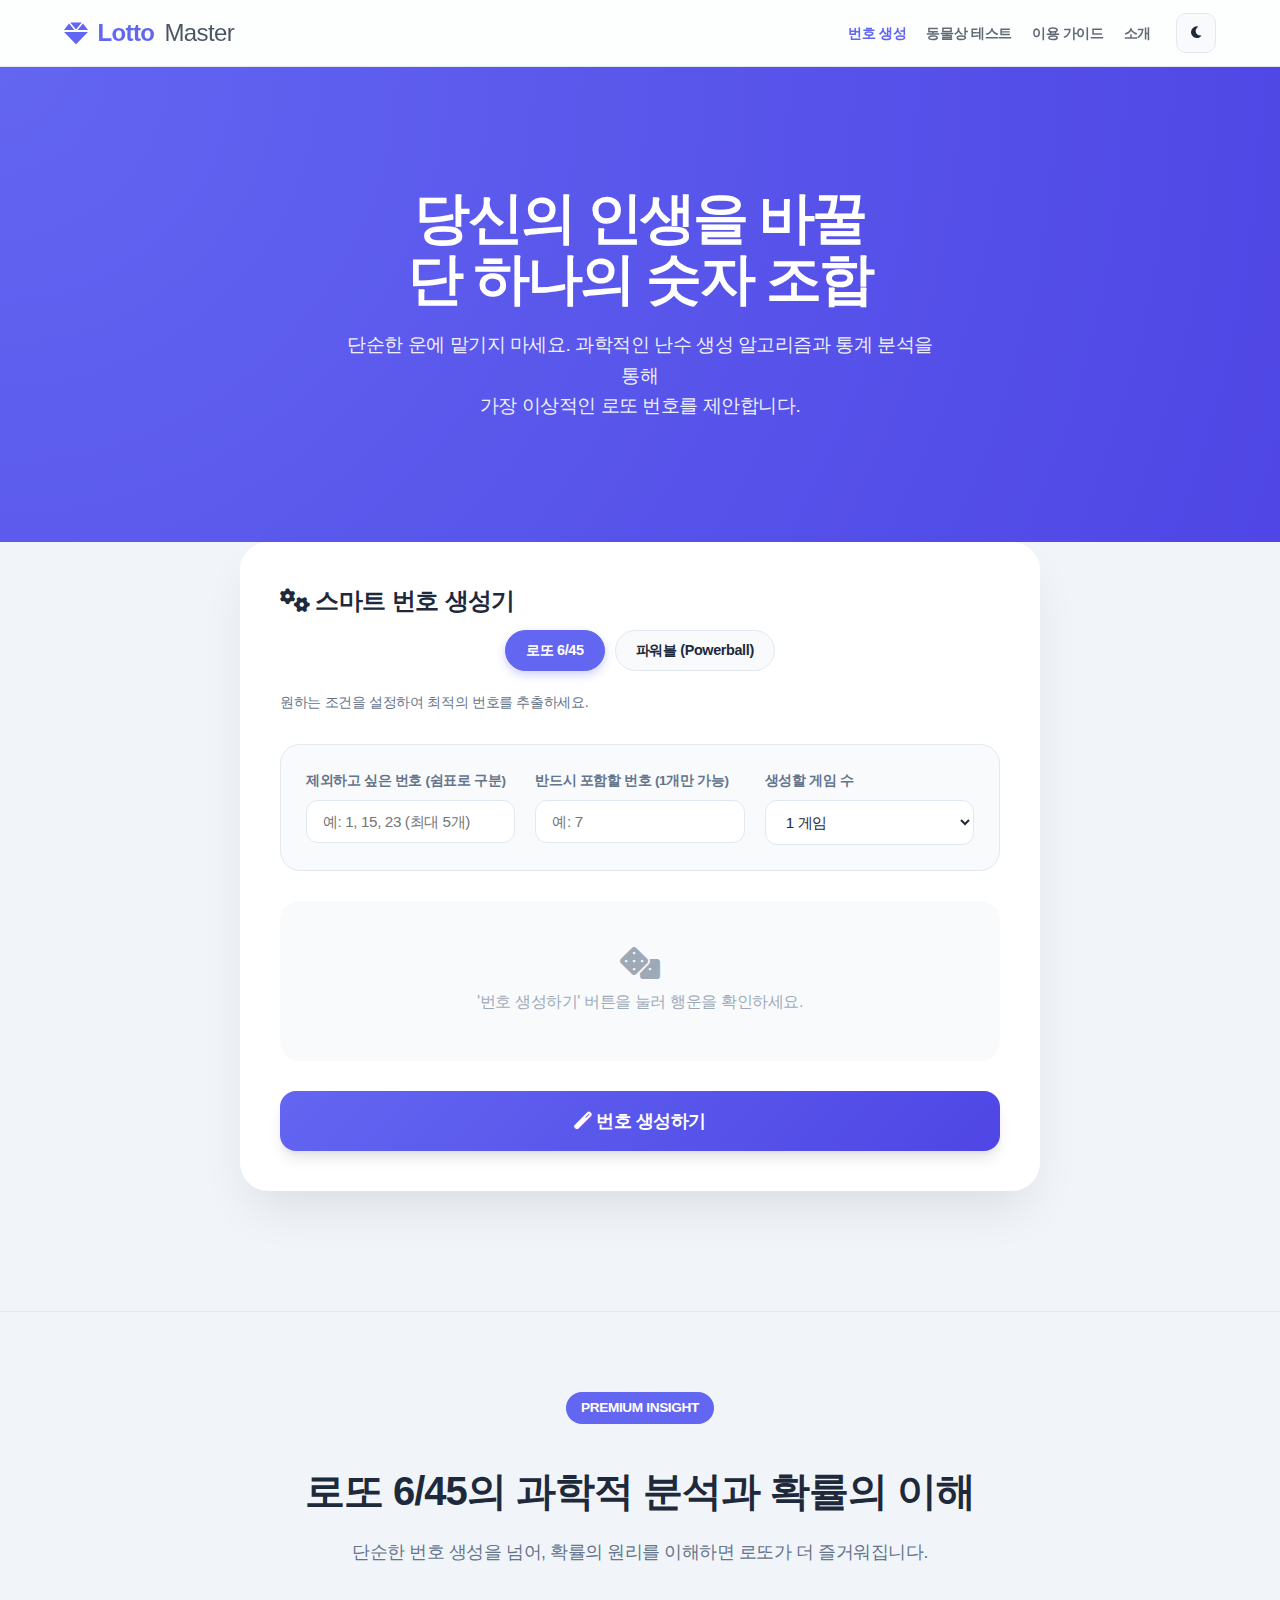
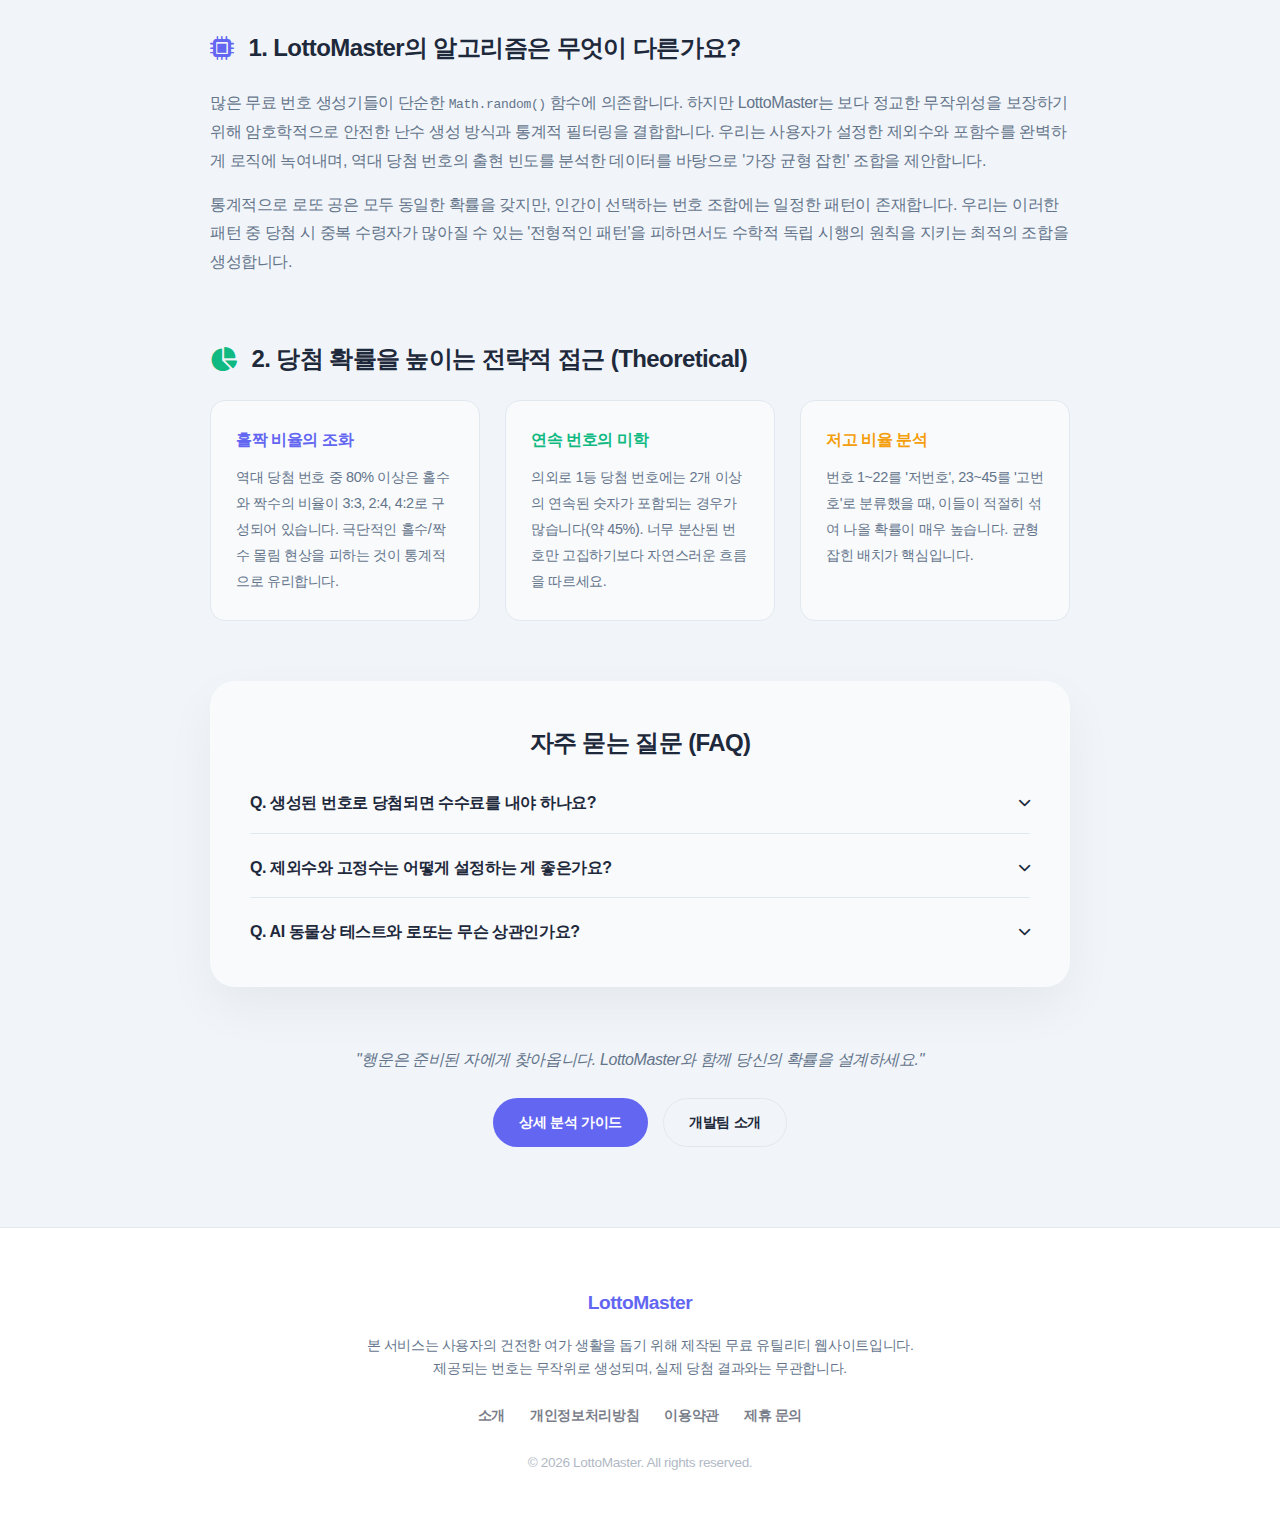
<file: index.html>
<!DOCTYPE html>
<html lang="ko">
<head>
<meta name="google-adsense-account" content="ca-pub-9234076405976097">
<script async src="https://pagead2.googlesyndication.com/pagead/js/adsbygoogle.js?client=ca-pub-9234076405976097" crossorigin="anonymous"></script>
<!-- Google tag (gtag.js) -->
<script async src="https://www.googletagmanager.com/gtag/js?id=G-S0GN3HN60D"></script>
<script>
  window.dataLayer = window.dataLayer || [];
  function gtag(){dataLayer.push(arguments);}
  gtag('js', new Date());

  gtag('config', 'G-S0GN3HN60D');
</script>
      <script type="text/javascript">
          (function(c,l,a,r,i,t,y){
              c[a]=c[a]||function(){(c[a].q=c[a].q||[]).push(arguments)};
              t=l.createElement(r);t.async=1;t.src="https://www.clarity.ms/tag/"+i;
              y=l.getElementsByTagName(r)[0];y.parentNode.insertBefore(t,y);
          })(window, document, "clarity", "script", "vjquhuln19");
      </script>
  
    <meta charset="UTF-8">
    <meta name="viewport" content="width=device-width, initial-scale=1.0">
    <meta name="description" content="고도의 확률 통계 알고리즘을 적용한 무료 로또 번호 생성기. 제외수 설정, 고정수 지정 등 전문적인 기능과 로또 당첨 확률 분석 정보를 제공합니다.">
    <meta name="keywords" content="로또번호생성기, 로또예상번호, 로또분석, 로또확률, 무료로또, 로또명당">
    <meta property="og:title" content="프리미엄 로또 분석기 - 당신의 행운을 설계하세요">
    <meta property="og:description" content="단순 랜덤이 아닌, 통계 기반의 정교한 로또 번호 추출 시스템. 지금 바로 무료로 이용해보세요.">
    <meta property="og:type" content="website">
    <link rel="canonical" href="https://jang950419.github.io/jnag/">
    <title>프리미엄 로또 분석기 - 확률 통계 기반 무료 번호 생성</title>
    
    <!-- Google AdSense Auto Ads -->
    
    <link rel="stylesheet" href="style.css?v=1.0.2">
    <!-- Font Awesome for Icons -->
    <link rel="stylesheet" href="https://cdnjs.cloudflare.com/ajax/libs/font-awesome/6.0.0/css/all.min.css">
    <!-- html2canvas for Image Download -->
    <script src="https://html2canvas.hertzen.com/dist/html2canvas.min.js"></script>
    <!-- Kakao SDK for Sharing -->
    <script src="https://t1.kakaocdn.net/kakao_js_sdk/2.7.7/kakao.min.js" integrity="sha384-tJkjbtDbvoxO+diRuDtwRO9JXR7pjWnfjfRn5ePUpl7e7RJCxKCwwnfqUAdXh53p" crossorigin="anonymous"></script>
</head>
<body>
    <div class="wrap">
        <header class="site-header">
            <div class="logo">
                <a href="index.html">
                    <i class="fas fa-gem"></i> Lotto<span>Master</span>
                </a>
            </div>
            <div class="header-right">
                <nav class="gnb">
                    <ul>
                        <li><a href="index.html" class="active">번호 생성</a></li>
                        <li><a href="animal.html">동물상 테스트</a></li>
                        <li><a href="guide.html">이용 가이드</a></li>
                        <li><a href="about.html">소개</a></li>
                    </ul>
                </nav>
                <button id="theme-toggle" class="theme-toggle-btn" aria-label="테마 전환">
                    <i class="fas fa-moon"></i>
                </button>
            </div>
        </header>

        <main class="content-area">
            <!-- Hero Section -->
            <section class="hero-section">
                <h1>당신의 인생을 바꿀<br>단 하나의 숫자 조합</h1>
                <p>단순한 운에 맡기지 마세요. 과학적인 난수 생성 알고리즘과 통계 분석을 통해<br>가장 이상적인 로또 번호를 제안합니다.</p>
            </section>

            <!-- Generator Tool Section -->
            <section id="generator" class="tool-section">
                <div class="tool-container">
                    <div class="tool-header">
                        <h2 style="margin-bottom: 10px;"><i class="fas fa-cogs"></i> 스마트 번호 생성기</h2>
                        <div class="mode-tabs">
                            <button class="mode-tab active" data-mode="lotto">로또 6/45</button>
                            <button class="mode-tab" data-mode="powerball">파워볼 (Powerball)</button>
                        </div>
                        <p id="mode-description" style="color: var(--sub-text); font-size: 0.9rem; margin-bottom: 30px;">원하는 조건을 설정하여 최적의 번호를 추출하세요.</p>
                    </div>

                    <div class="options-panel">
                        <div class="option-group">
                            <label>제외하고 싶은 번호 (쉼표로 구분)</label>
                            <input type="text" id="exclude-numbers" placeholder="예: 1, 15, 23 (최대 5개)">
                        </div>
                        <div class="option-group">
                            <label>반드시 포함할 번호 (1개만 가능)</label>
                            <input type="number" id="include-number" min="1" max="45" placeholder="예: 7">
                        </div>
                        <div class="option-group">
                            <label>생성할 게임 수</label>
                            <select id="game-count">
                                <option value="1">1 게임</option>
                                <option value="3">3 게임</option>
                                <option value="5">5 게임</option>
                            </select>
                        </div>
                    </div>

                    <div id="result-area" class="result-area">
                        <div class="placeholder-text">
                            <i class="fas fa-dice" style="font-size: 2rem; margin-bottom: 10px;"></i><br>
                            '번호 생성하기' 버튼을 눌러 행운을 확인하세요.
                        </div>
                    </div>

                    <div class="action-area">
                        <button id="generate-btn" class="generate-btn">
                            <i class="fas fa-magic"></i> 번호 생성하기
                        </button>
                    </div>

                    <div id="secondary-actions" class="secondary-actions hidden">
                        <button id="save-btn" class="action-btn save-btn">
                            <i class="fas fa-save"></i> 저장하기
                        </button>
                        <button id="download-btn" class="action-btn download-btn">
                            <i class="fas fa-image"></i> 이미지 다운로드
                        </button>
                        <button id="kakao-share-btn" class="action-btn kakao-btn">
                            <i class="fas fa-comment"></i> 카카오톡 공유
                        </button>
                    </div>
                </div>

                <!-- Saved Numbers Section -->
                <div id="saved-numbers-container" class="saved-numbers-container hidden">
                    <div class="saved-header">
                        <h3><i class="fas fa-history"></i> 최근 저장된 번호</h3>
                        <button id="clear-saved-btn" class="clear-btn">전체 삭제</button>
                    </div>
                    <div id="saved-list" class="saved-list">
                        <!-- 저장된 번호가 여기에 표시됨 -->
                    </div>
                </div>
            </section>

            <!-- Insight Section for Content Depth -->
            <section class="insight-section" style="margin-top: 60px; padding: 80px 0; border-top: 1px solid var(--border-color); background: rgba(var(--primary-rgb), 0.02);">
                <div class="article-container">
                    <div style="text-align: center; margin-bottom: 60px;">
                        <span class="badge" style="background: var(--primary-color); color: white; padding: 5px 15px; border-radius: 20px; font-size: 0.85rem;">PREMIUM INSIGHT</span>
                        <h2 style="font-size: 2.5rem; margin-top: 20px; font-weight: 800; letter-spacing: -1px;">로또 6/45의 과학적 분석과 확률의 이해</h2>
                        <p style="color: var(--sub-text); margin-top: 15px; font-size: 1.1rem;">단순한 번호 생성을 넘어, 확률의 원리를 이해하면 로또가 더 즐거워집니다.</p>
                    </div>
                    
                    <div class="insight-content-grid" style="display: grid; gap: 60px; line-height: 1.8;">
                        <article>
                            <h3 style="font-size: 1.5rem; margin-bottom: 20px; color: var(--text-color); display: flex; align-items: center;">
                                <i class="fas fa-microchip" style="margin-right: 15px; color: var(--primary-color);"></i>
                                1. LottoMaster의 알고리즘은 무엇이 다른가요?
                            </h3>
                            <p style="color: var(--sub-text); margin-bottom: 15px;">
                                많은 무료 번호 생성기들이 단순한 <code>Math.random()</code> 함수에 의존합니다. 하지만 LottoMaster는 보다 정교한 무작위성을 보장하기 위해 암호학적으로 안전한 난수 생성 방식과 통계적 필터링을 결합합니다. 
                                우리는 사용자가 설정한 제외수와 포함수를 완벽하게 로직에 녹여내며, 역대 당첨 번호의 출현 빈도를 분석한 데이터를 바탕으로 '가장 균형 잡힌' 조합을 제안합니다.
                            </p>
                            <p style="color: var(--sub-text);">
                                통계적으로 로또 공은 모두 동일한 확률을 갖지만, 인간이 선택하는 번호 조합에는 일정한 패턴이 존재합니다. 우리는 이러한 패턴 중 당첨 시 중복 수령자가 많아질 수 있는 '전형적인 패턴'을 피하면서도 수학적 독립 시행의 원칙을 지키는 최적의 조합을 생성합니다.
                            </p>
                        </article>

                        <article>
                            <h3 style="font-size: 1.5rem; margin-bottom: 20px; color: var(--text-color); display: flex; align-items: center;">
                                <i class="fas fa-chart-pie" style="margin-right: 15px; color: #10b981;"></i>
                                2. 당첨 확률을 높이는 전략적 접근 (Theoretical)
                            </h3>
                            <div style="display: grid; grid-template-columns: repeat(auto-fit, minmax(250px, 1fr)); gap: 25px; margin-top: 20px;">
                                <div style="background: var(--card-bg); padding: 25px; border-radius: 15px; border: 1px solid var(--border-color);">
                                    <h4 style="margin-bottom: 10px; color: var(--primary-color);">홀짝 비율의 조화</h4>
                                    <p style="font-size: 0.9rem; color: var(--sub-text);">역대 당첨 번호 중 80% 이상은 홀수와 짝수의 비율이 3:3, 2:4, 4:2로 구성되어 있습니다. 극단적인 홀수/짝수 몰림 현상을 피하는 것이 통계적으로 유리합니다.</p>
                                </div>
                                <div style="background: var(--card-bg); padding: 25px; border-radius: 15px; border: 1px solid var(--border-color);">
                                    <h4 style="margin-bottom: 10px; color: #10b981;">연속 번호의 미학</h4>
                                    <p style="font-size: 0.9rem; color: var(--sub-text);">의외로 1등 당첨 번호에는 2개 이상의 연속된 숫자가 포함되는 경우가 많습니다(약 45%). 너무 분산된 번호만 고집하기보다 자연스러운 흐름을 따르세요.</p>
                                </div>
                                <div style="background: var(--card-bg); padding: 25px; border-radius: 15px; border: 1px solid var(--border-color);">
                                    <h4 style="margin-bottom: 10px; color: #f59e0b;">저고 비율 분석</h4>
                                    <p style="font-size: 0.9rem; color: var(--sub-text);">번호 1~22를 '저번호', 23~45를 '고번호'로 분류했을 때, 이들이 적절히 섞여 나올 확률이 매우 높습니다. 균형 잡힌 배치가 핵심입니다.</p>
                                </div>
                            </div>
                        </article>

                        <article style="background: var(--card-bg); padding: 40px; border-radius: 25px; box-shadow: 0 20px 50px rgba(0,0,0,0.05);">
                            <h3 style="font-size: 1.5rem; margin-bottom: 25px; text-align: center;">자주 묻는 질문 (FAQ)</h3>
                            <div style="display: grid; gap: 20px;">
                                <details style="border-bottom: 1px solid var(--border-color); padding-bottom: 15px;">
                                    <summary style="font-weight: 700; cursor: pointer; list-style: none; display: flex; justify-content: space-between; align-items: center;">
                                        Q. 생성된 번호로 당첨되면 수수료를 내야 하나요?
                                        <i class="fas fa-chevron-down" style="font-size: 0.8rem;"></i>
                                    </summary>
                                    <p style="margin-top: 15px; color: var(--sub-text); font-size: 0.95rem;">
                                        아니요, 절대 그렇지 않습니다. LottoMaster는 100% 무료 서비스이며, 당첨금에 대한 어떠한 권리도 주장하지 않습니다. 여러분의 행운은 오롯이 여러분의 것입니다.
                                    </p>
                                </details>
                                <details style="border-bottom: 1px solid var(--border-color); padding-bottom: 15px;">
                                    <summary style="font-weight: 700; cursor: pointer; list-style: none; display: flex; justify-content: space-between; align-items: center;">
                                        Q. 제외수와 고정수는 어떻게 설정하는 게 좋은가요?
                                        <i class="fas fa-chevron-down" style="font-size: 0.8rem;"></i>
                                    </summary>
                                    <p style="margin-top: 15px; color: var(--sub-text); font-size: 0.95rem;">
                                        직전 회차 당첨 번호를 제외수로 1~2개 설정하거나, 본인만의 의미 있는 숫자를 고정수로 1개 정도 지정하는 것을 추천합니다. 너무 많은 필터링은 오히려 무작위성의 장점을 해칠 수 있습니다.
                                    </p>
                                </details>
                                <details>
                                    <summary style="font-weight: 700; cursor: pointer; list-style: none; display: flex; justify-content: space-between; align-items: center;">
                                        Q. AI 동물상 테스트와 로또는 무슨 상관인가요?
                                        <i class="fas fa-chevron-down" style="font-size: 0.8rem;"></i>
                                    </summary>
                                    <p style="margin-top: 15px; color: var(--sub-text); font-size: 0.95rem;">
                                        LottoMaster는 '행운과 즐거움'을 테마로 하는 플랫폼입니다. 로또 번호 생성이 '희망'을 준다면, 동물상 테스트는 '즐거움'을 줍니다. 우리는 최신 IT 기술을 활용해 일상 속 작은 재미를 선사하는 것을 목표로 합니다.
                                    </p>
                                </details>
                            </div>
                        </article>
                    </div>

                    <div style="margin-top: 60px; text-align: center;">
                        <p style="color: var(--sub-text); margin-bottom: 25px; font-style: italic;">"행운은 준비된 자에게 찾아옵니다. LottoMaster와 함께 당신의 확률을 설계하세요."</p>
                        <div style="display: flex; justify-content: center; gap: 15px; flex-wrap: wrap;">
                            <a href="guide.html" class="action-btn" style="padding: 12px 25px; background: var(--primary-color); color: white; border-radius: 30px; text-decoration: none; font-weight: 600;">상세 분석 가이드</a>
                            <a href="about.html" class="action-btn" style="padding: 12px 25px; border: 1px solid var(--border-color); color: var(--text-color); border-radius: 30px; text-decoration: none; font-weight: 600;">개발팀 소개</a>
                        </div>
                    </div>
                </div>
            </section>
        </main>

        <footer class="site-footer">
            <div class="footer-content">
                <div class="footer-logo">LottoMaster</div>
                <p>본 서비스는 사용자의 건전한 여가 생활을 돕기 위해 제작된 무료 유틸리티 웹사이트입니다.<br>제공되는 번호는 무작위로 생성되며, 실제 당첨 결과와는 무관합니다.</p>
                <div class="footer-links">
                    <a href="about.html">소개</a>
                    <a href="privacy.html">개인정보처리방침</a>
                    <a href="terms.html">이용약관</a>
                    <a href="guide.html#contact">제휴 문의</a>
                </div>
                <p class="copyright">&copy; 2026 LottoMaster. All rights reserved.</p>
            </div>
        </footer>
    </div>
    
    <script src="main.js?v=1.0.2"></script>
</body>
</html>
</file>
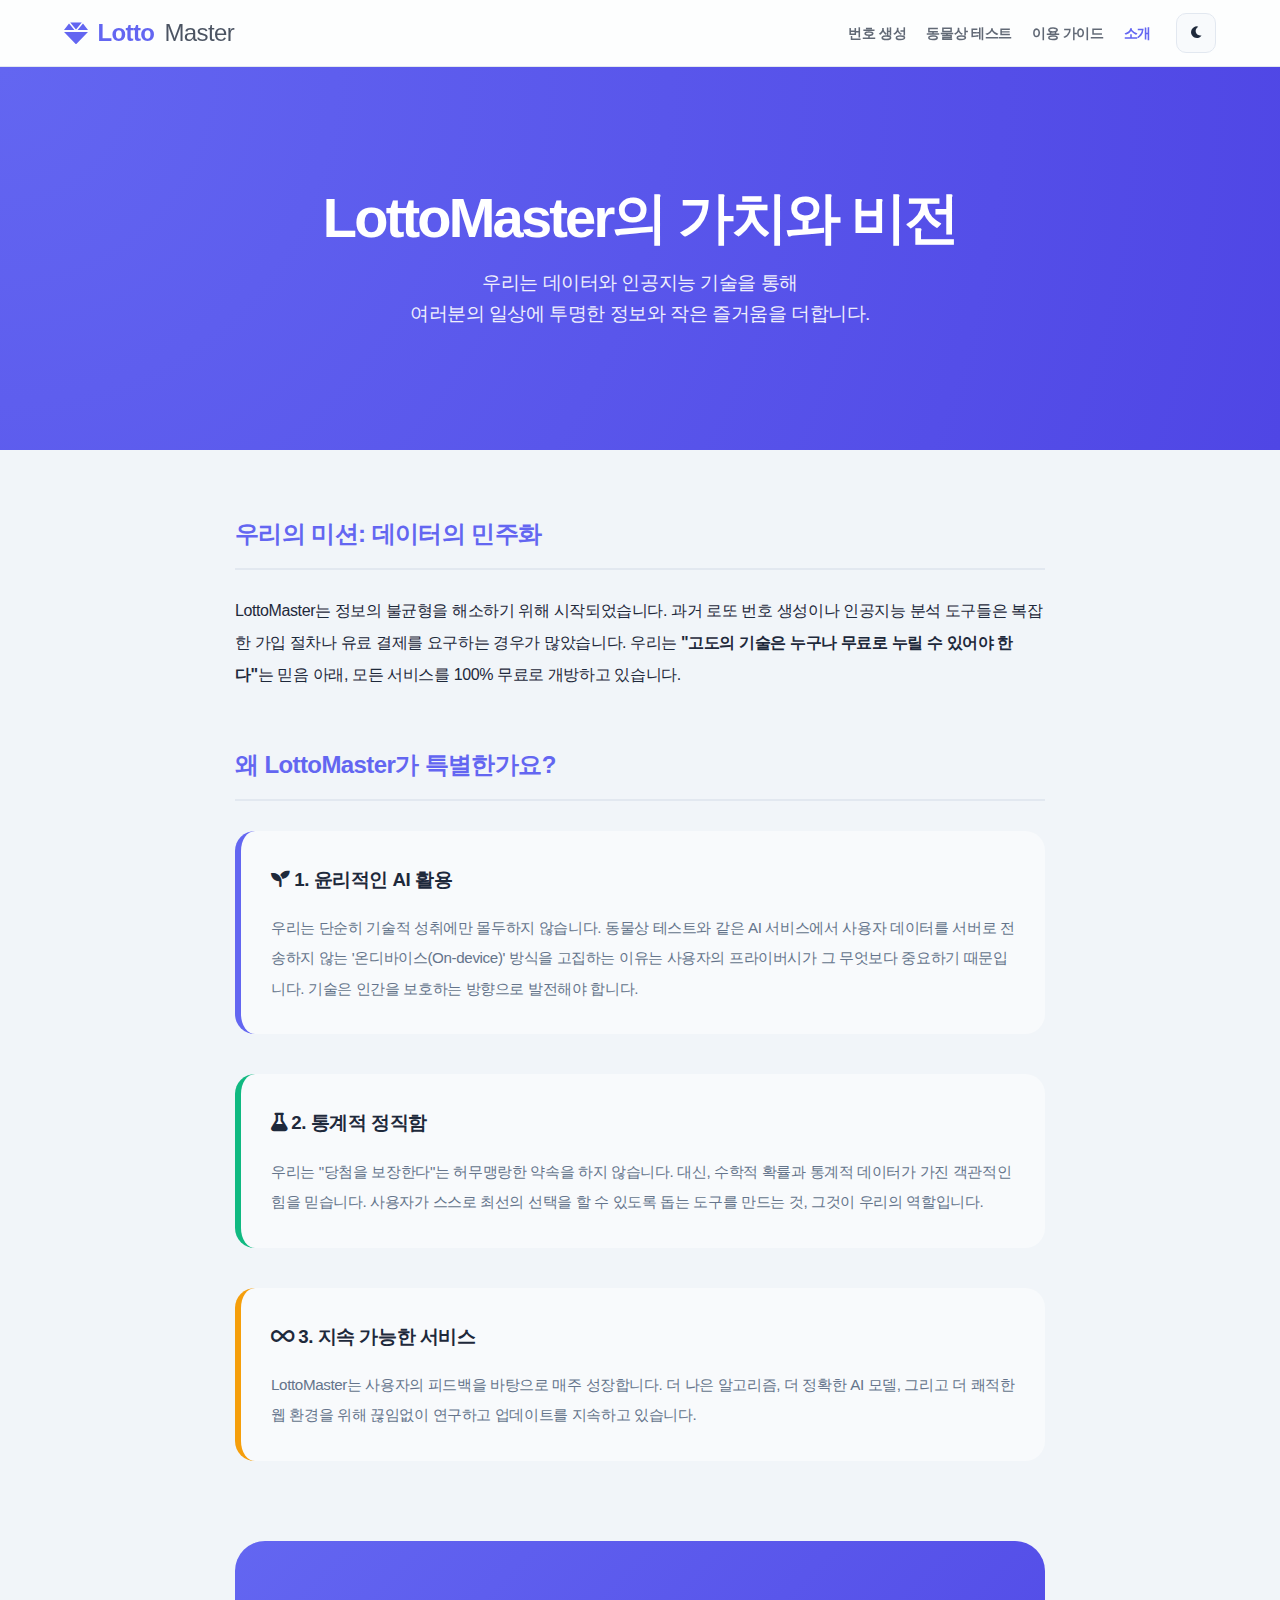
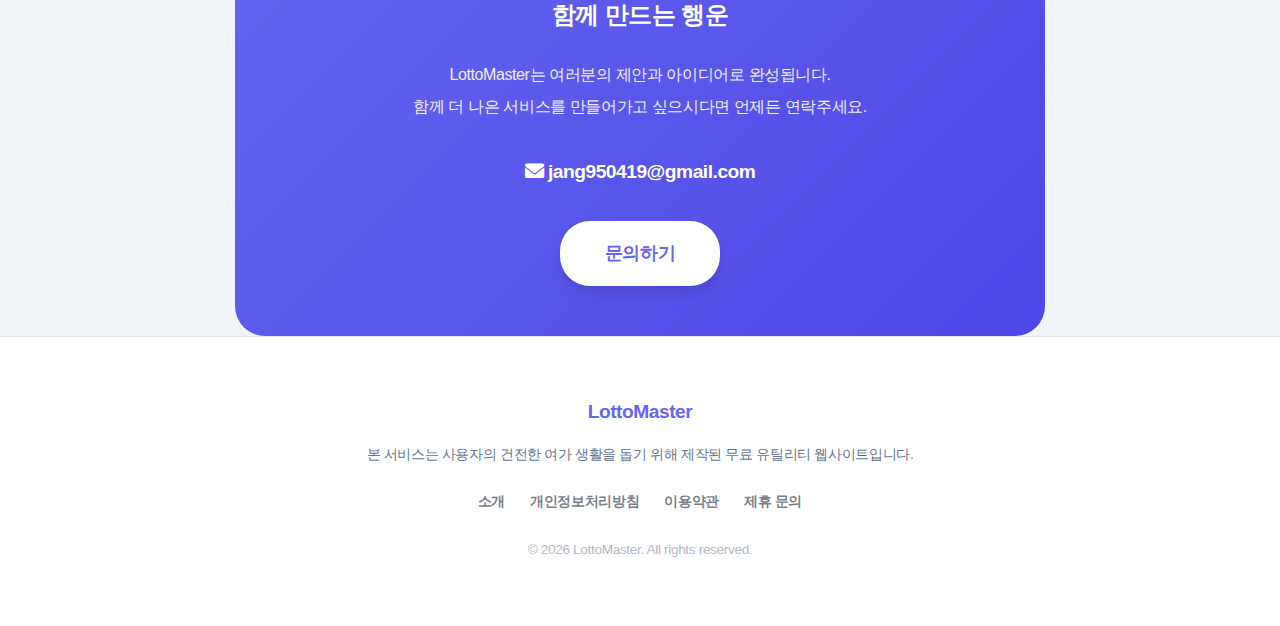
<file: about.html>
<!DOCTYPE html>
<html lang="ko">
<head>
<meta name="google-adsense-account" content="ca-pub-9234076405976097">
<script async src="https://pagead2.googlesyndication.com/pagead/js/adsbygoogle.js?client=ca-pub-9234076405976097" crossorigin="anonymous"></script>
<!-- Google tag (gtag.js) -->
<script async src="https://www.googletagmanager.com/gtag/js?id=G-S0GN3HN60D"></script>
<script>
  window.dataLayer = window.dataLayer || [];
  function gtag(){dataLayer.push(arguments);}
  gtag('js', new Date());

  gtag('config', 'G-S0GN3HN60D');
</script>
    <meta charset="UTF-8">
    <meta name="viewport" content="width=device-width, initial-scale=1.0">
    <meta name="description" content="LottoMaster 소개 - 데이터 기반의 투명한 정보와 즐거움을 제공하는 프리미엄 무료 도구 플랫폼입니다.">
    <title>소개 및 미션 - LottoMaster</title>
    
    <link rel="stylesheet" href="style.css?v=1.0.2">
    <!-- Font Awesome for Icons -->
    <link rel="stylesheet" href="https://cdnjs.cloudflare.com/ajax/libs/font-awesome/6.0.0/css/all.min.css">
</head>
<body>
    <div class="wrap">
        <header class="site-header">
            <div class="logo">
                <a href="index.html">
                    <i class="fas fa-gem"></i> Lotto<span>Master</span>
                </a>
            </div>
            <div class="header-right">
                <nav class="gnb">
                    <ul>
                        <li><a href="index.html">번호 생성</a></li>
                        <li><a href="animal.html">동물상 테스트</a></li>
                        <li><a href="guide.html">이용 가이드</a></li>
                        <li><a href="about.html" class="active">소개</a></li>
                    </ul>
                </nav>
                <button id="theme-toggle" class="theme-toggle-btn" aria-label="테마 전환">
                    <i class="fas fa-moon"></i>
                </button>
            </div>
        </header>

        <main class="content-area">
            <section class="hero-section small">
                <h1>LottoMaster의 가치와 비전</h1>
                <p>우리는 데이터와 인공지능 기술을 통해<br>여러분의 일상에 투명한 정보와 작은 즐거움을 더합니다.</p>
            </section>

            <div class="article-container" style="margin-top: 60px; line-height: 2; max-width: 850px; margin-left: auto; margin-right: auto;">
                <h2 style="margin-bottom: 25px; color: var(--primary-color); border-bottom: 2px solid var(--border-color); padding-bottom: 10px;">우리의 미션: 데이터의 민주화</h2>
                <p style="margin-bottom: 20px;">
                    LottoMaster는 정보의 불균형을 해소하기 위해 시작되었습니다. 과거 로또 번호 생성이나 인공지능 분석 도구들은 복잡한 가입 절차나 유료 결제를 요구하는 경우가 많았습니다. 우리는 <strong>"고도의 기술은 누구나 무료로 누릴 수 있어야 한다"</strong>는 믿음 아래, 모든 서비스를 100% 무료로 개방하고 있습니다.
                </p>
                
                <h2 style="margin-top: 50px; margin-bottom: 25px; color: var(--primary-color); border-bottom: 2px solid var(--border-color); padding-bottom: 10px;">왜 LottoMaster가 특별한가요?</h2>
                <div style="display: grid; gap: 40px; margin-top: 30px;">
                    <div style="padding: 30px; background: var(--card-bg); border-radius: 20px; border-left: 6px solid var(--primary-color);">
                        <h3 style="margin-bottom: 15px;"><i class="fas fa-seedling"></i> 1. 윤리적인 AI 활용</h3>
                        <p style="font-size: 0.95rem; color: var(--sub-text);">우리는 단순히 기술적 성취에만 몰두하지 않습니다. 동물상 테스트와 같은 AI 서비스에서 사용자 데이터를 서버로 전송하지 않는 '온디바이스(On-device)' 방식을 고집하는 이유는 사용자의 프라이버시가 그 무엇보다 중요하기 때문입니다. 기술은 인간을 보호하는 방향으로 발전해야 합니다.</p>
                    </div>
                    <div style="padding: 30px; background: var(--card-bg); border-radius: 20px; border-left: 6px solid #10b981;">
                        <h3 style="margin-bottom: 15px;"><i class="fas fa-flask"></i> 2. 통계적 정직함</h3>
                        <p style="font-size: 0.95rem; color: var(--sub-text);">우리는 "당첨을 보장한다"는 허무맹랑한 약속을 하지 않습니다. 대신, 수학적 확률과 통계적 데이터가 가진 객관적인 힘을 믿습니다. 사용자가 스스로 최선의 선택을 할 수 있도록 돕는 도구를 만드는 것, 그것이 우리의 역할입니다.</p>
                    </div>
                    <div style="padding: 30px; background: var(--card-bg); border-radius: 20px; border-left: 6px solid #f59e0b;">
                        <h3 style="margin-bottom: 15px;"><i class="fas fa-infinity"></i> 3. 지속 가능한 서비스</h3>
                        <p style="font-size: 0.95rem; color: var(--sub-text);">LottoMaster는 사용자의 피드백을 바탕으로 매주 성장합니다. 더 나은 알고리즘, 더 정확한 AI 모델, 그리고 더 쾌적한 웹 환경을 위해 끊임없이 연구하고 업데이트를 지속하고 있습니다.</p>
                    </div>
                </div>

                <div style="margin-top: 80px; text-align: center; background: linear-gradient(135deg, var(--primary-color), #4f46e5); padding: 50px; border-radius: 30px; color: white;">
                    <h2 style="margin-bottom: 20px; color: white;">함께 만드는 행운</h2>
                    <p style="margin-bottom: 30px; opacity: 0.9;">LottoMaster는 여러분의 제안과 아이디어로 완성됩니다.<br>함께 더 나은 서비스를 만들어가고 싶으시다면 언제든 연락주세요.</p>
                    <p style="font-size: 1.2rem; font-weight: 700; margin-bottom: 30px;">
                        <i class="fas fa-envelope"></i> jang950419@gmail.com
                    </p>
                    <a href="guide.html#contact" class="generate-btn" style="display: inline-block; width: auto; padding: 15px 45px; background: white; color: var(--primary-color); text-decoration: none; font-weight: 800; border-radius: 30px;">문의하기</a>
                </div>
            </div>
        </main>

        <footer class="site-footer">
            <div class="footer-content">
                <div class="footer-logo">LottoMaster</div>
                <p>본 서비스는 사용자의 건전한 여가 생활을 돕기 위해 제작된 무료 유틸리티 웹사이트입니다.</p>
                <div class="footer-links">
                    <a href="about.html">소개</a>
                    <a href="privacy.html">개인정보처리방침</a>
                    <a href="terms.html">이용약관</a>
                    <a href="guide.html#contact">제휴 문의</a>
                </div>
                <p class="copyright">&copy; 2026 LottoMaster. All rights reserved.</p>
            </div>
        </footer>
    </div>
    
    <script>
        // 테마 전환 (공통 로직)
        const themeToggleBtn = document.getElementById('theme-toggle');
        const body = document.body;
        const themeIcon = themeToggleBtn ? themeToggleBtn.querySelector('i') : null;

        const savedTheme = localStorage.getItem('theme');
        if (savedTheme === 'dark') {
            body.classList.add('dark-mode');
            if (themeIcon) themeIcon.classList.replace('fa-moon', 'fa-sun');
        }

        if (themeToggleBtn) {
            themeToggleBtn.addEventListener('click', () => {
                body.classList.toggle('dark-mode');
                const isDark = body.classList.contains('dark-mode');
                localStorage.setItem('theme', isDark ? 'dark' : 'light');
                if (themeIcon) {
                    if (isDark) themeIcon.classList.replace('fa-moon', 'fa-sun');
                    else themeIcon.classList.replace('fa-sun', 'fa-moon');
                }
            });
        }
    </script>
</body>
</html>
</file>
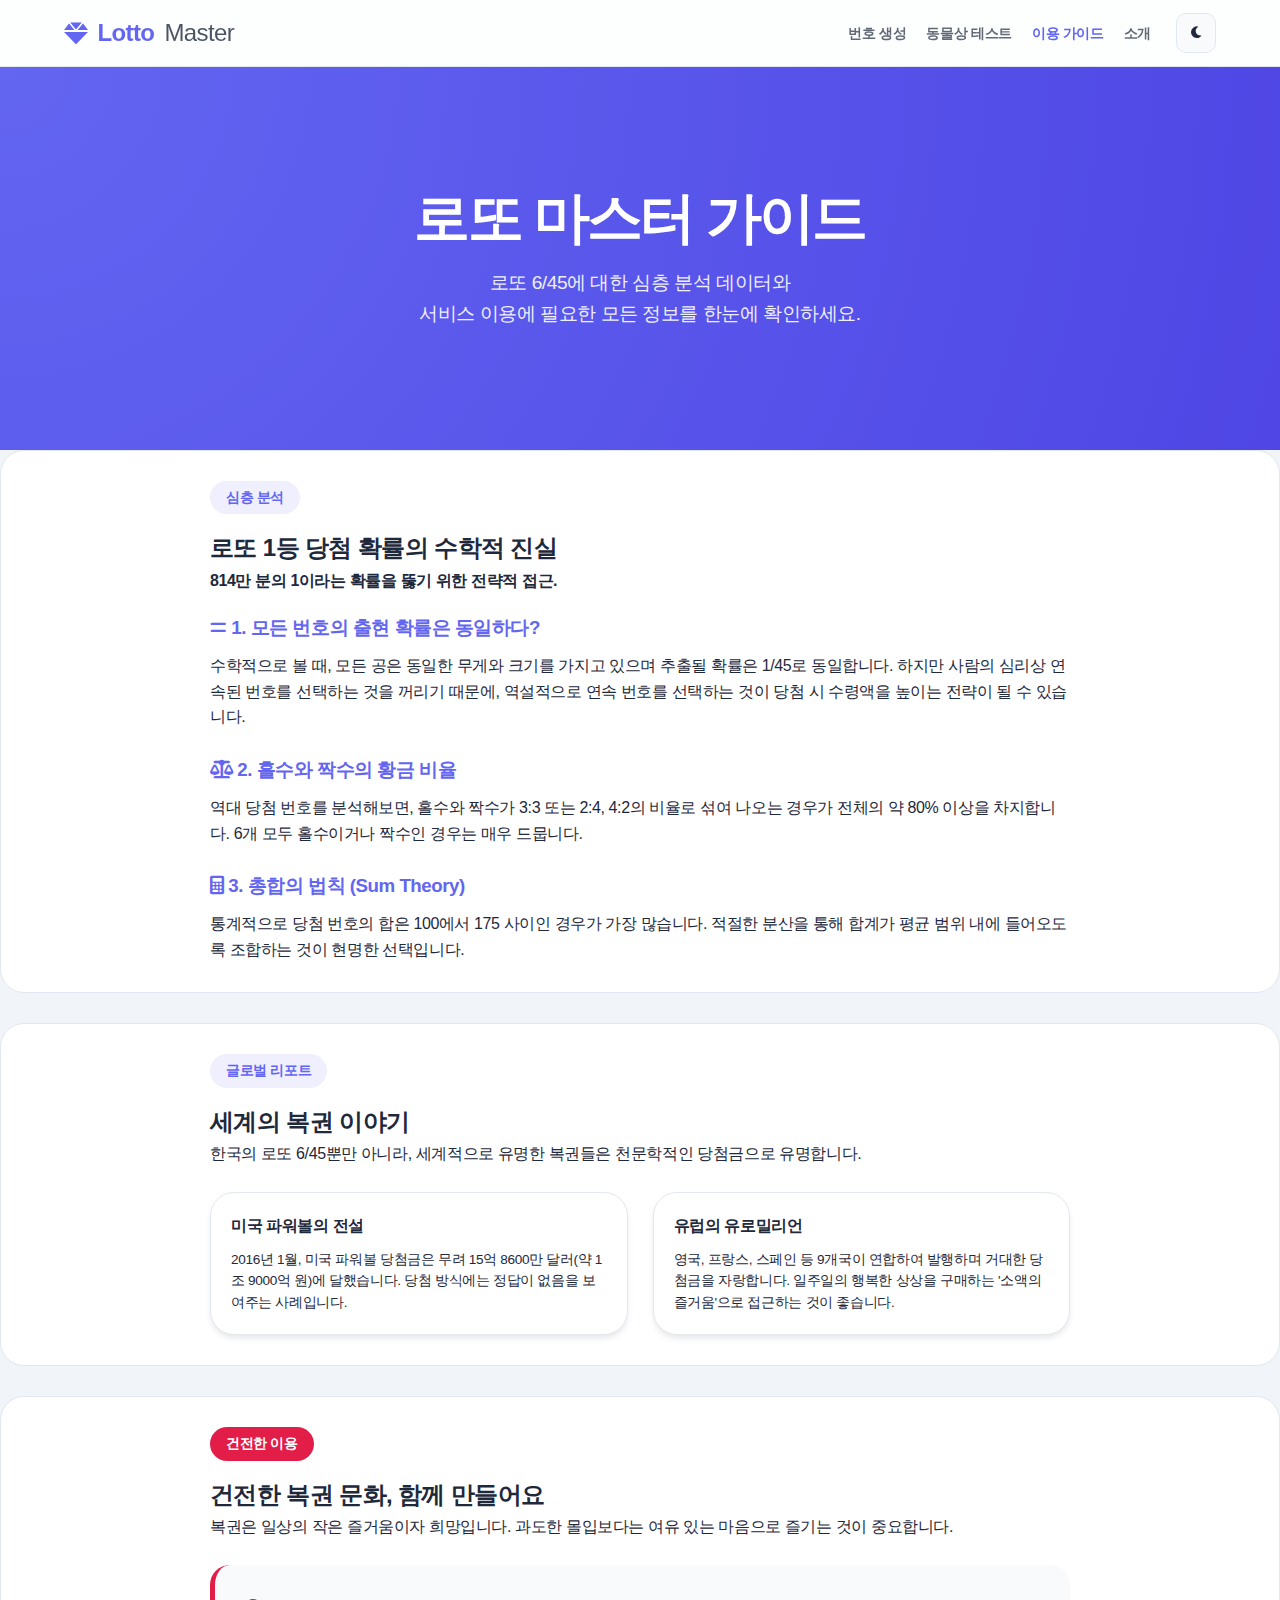
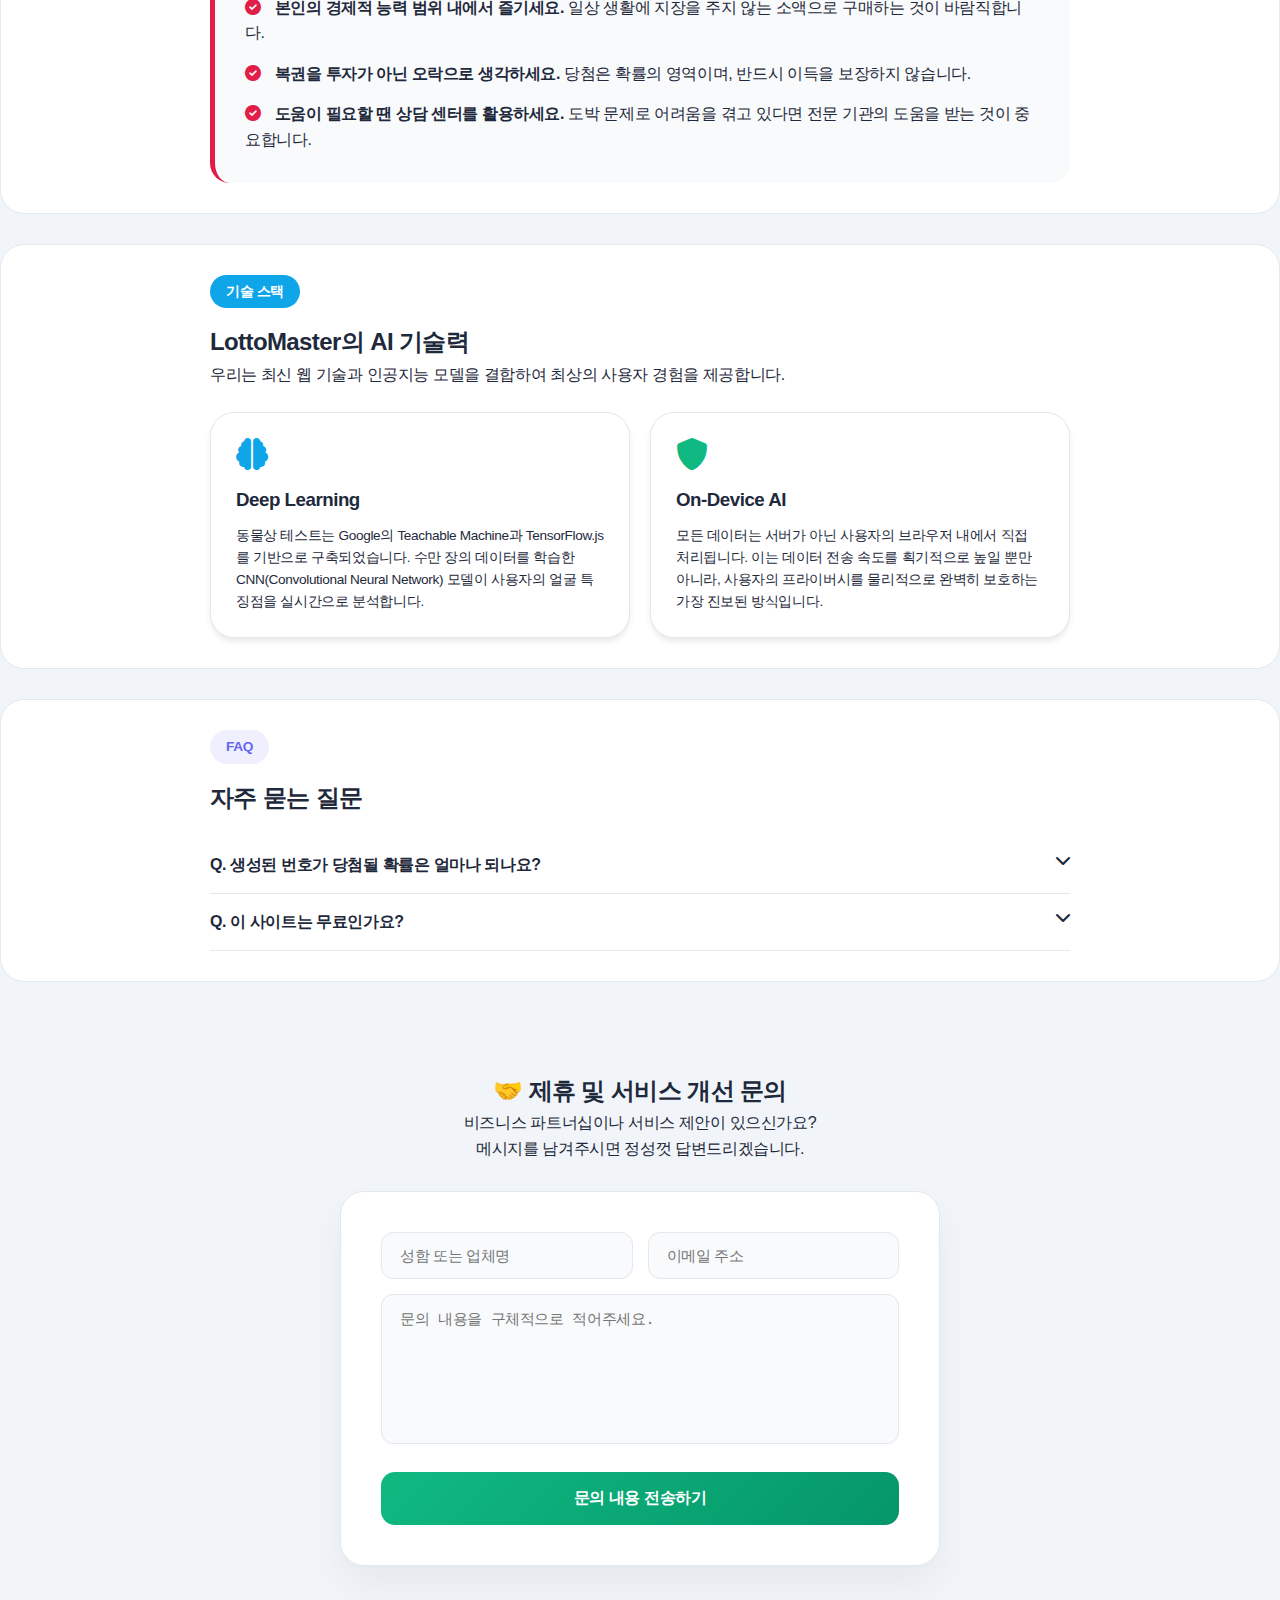
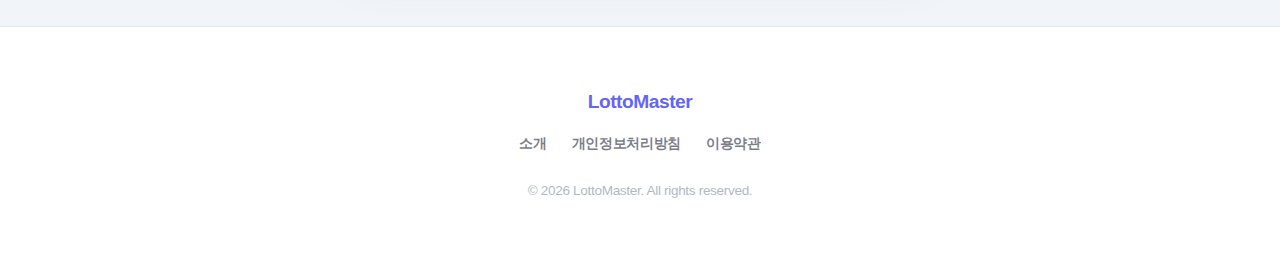
<file: guide.html>
<!DOCTYPE html>
<html lang="ko">
<head>
<meta name="google-adsense-account" content="ca-pub-9234076405976097">
<script async src="https://pagead2.googlesyndication.com/pagead/js/adsbygoogle.js?client=ca-pub-9234076405976097" crossorigin="anonymous"></script>
<!-- Google tag (gtag.js) -->
<script async src="https://www.googletagmanager.com/gtag/js?id=G-S0GN3HN60D"></script>
<script>
  window.dataLayer = window.dataLayer || [];
  function gtag(){dataLayer.push(arguments);}
  gtag('js', new Date());

  gtag('config', 'G-S0GN3HN60D');
</script>

    <meta charset="UTF-8">
    <meta name="viewport" content="width=device-width, initial-scale=1.0">
    <meta name="description" content="로또 확률 분석, 글로벌 복권 리포트, 자주 묻는 질문 등 로또 마스터의 모든 정보를 확인하세요.">
    <title>이용 가이드 & 정보 - LottoMaster</title>
    
    <link rel="stylesheet" href="style.css?v=1.0.2">
    <!-- Font Awesome for Icons -->
    <link rel="stylesheet" href="https://cdnjs.cloudflare.com/ajax/libs/font-awesome/6.0.0/css/all.min.css">
</head>
<body>
    <div class="wrap">
        <header class="site-header">
            <div class="logo">
                <a href="index.html">
                    <i class="fas fa-gem"></i> Lotto<span>Master</span>
                </a>
            </div>
            <div class="header-right">
                <nav class="gnb">
                    <ul>
                        <li><a href="index.html">번호 생성</a></li>
                        <li><a href="animal.html">동물상 테스트</a></li>
                        <li><a href="guide.html" class="active">이용 가이드</a></li>
                        <li><a href="about.html">소개</a></li>
                    </ul>
                </nav>
                <button id="theme-toggle" class="theme-toggle-btn" aria-label="테마 전환">
                    <i class="fas fa-moon"></i>
                </button>
            </div>
        </header>

        <main class="content-area">
            <section class="hero-section small">
                <h1>로또 마스터 가이드</h1>
                <p>로또 6/45에 대한 심층 분석 데이터와<br>서비스 이용에 필요한 모든 정보를 한눈에 확인하세요.</p>
            </section>

            <div class="stats-container">
                <!-- Content Section 1: Probability Analysis -->
                <section id="analysis" class="chart-section">
                    <div class="article-container">
                        <span class="badge">심층 분석</span>
                        <h2>로또 1등 당첨 확률의 수학적 진실</h2>
                        <p class="lead" style="margin-bottom: 20px; font-weight: 600;">814만 분의 1이라는 확률을 뚫기 위한 전략적 접근.</p>
                        
                        <div style="display: grid; gap: 25px;">
                            <div>
                                <h3 style="margin-bottom: 10px; color: var(--primary-color);"><i class="fas fa-equals"></i> 1. 모든 번호의 출현 확률은 동일하다?</h3>
                                <p>수학적으로 볼 때, 모든 공은 동일한 무게와 크기를 가지고 있으며 추출될 확률은 1/45로 동일합니다. 하지만 사람의 심리상 연속된 번호를 선택하는 것을 꺼리기 때문에, 역설적으로 연속 번호를 선택하는 것이 당첨 시 수령액을 높이는 전략이 될 수 있습니다.</p>
                            </div>

                            <div>
                                <h3 style="margin-bottom: 10px; color: var(--primary-color);"><i class="fas fa-balance-scale"></i> 2. 홀수와 짝수의 황금 비율</h3>
                                <p>역대 당첨 번호를 분석해보면, 홀수와 짝수가 3:3 또는 2:4, 4:2의 비율로 섞여 나오는 경우가 전체의 약 80% 이상을 차지합니다. 6개 모두 홀수이거나 짝수인 경우는 매우 드뭅니다.</p>
                            </div>
                            
                            <div>
                                <h3 style="margin-bottom: 10px; color: var(--primary-color);"><i class="fas fa-calculator"></i> 3. 총합의 법칙 (Sum Theory)</h3>
                                <p>통계적으로 당첨 번호의 합은 100에서 175 사이인 경우가 가장 많습니다. 적절한 분산을 통해 합계가 평균 범위 내에 들어오도록 조합하는 것이 현명한 선택입니다.</p>
                            </div>
                        </div>
                    </div>
                </section>

                <!-- Content Section 2: Global Lottery -->
                <section id="global-report" class="chart-section">
                    <div class="article-container">
                        <span class="badge">글로벌 리포트</span>
                        <h2>세계의 복권 이야기</h2>
                        <p style="margin-bottom: 25px;">한국의 로또 6/45뿐만 아니라, 세계적으로 유명한 복권들은 천문학적인 당첨금으로 유명합니다.</p>
                        
                        <div class="grid-2col-stats" style="grid-template-columns: 1fr 1fr;">
                            <div class="stat-card" style="text-align: left; padding: 20px;">
                                <h3 style="font-size: 1rem; margin-bottom: 10px;">미국 파워볼의 전설</h3>
                                <p style="font-size: 0.85rem; line-height: 1.6;">2016년 1월, 미국 파워볼 당첨금은 무려 15억 8600만 달러(약 1조 9000억 원)에 달했습니다. 당첨 방식에는 정답이 없음을 보여주는 사례입니다.</p>
                            </div>
                            <div class="stat-card" style="text-align: left; padding: 20px;">
                                <h3 style="font-size: 1rem; margin-bottom: 10px;">유럽의 유로밀리언</h3>
                                <p style="font-size: 0.85rem; line-height: 1.6;">영국, 프랑스, 스페인 등 9개국이 연합하여 발행하며 거대한 당첨금을 자랑합니다. 일주일의 행복한 상상을 구매하는 '소액의 즐거움'으로 접근하는 것이 좋습니다.</p>
                            </div>
                        </div>
                    </div>
                </section>

                <!-- Content Section 3: Responsible Gaming -->
                <section id="responsible" class="chart-section">
                    <div class="article-container">
                        <span class="badge" style="background: #e11d48; color: white;">건전한 이용</span>
                        <h2>건전한 복권 문화, 함께 만들어요</h2>
                        <p style="margin-bottom: 25px;">복권은 일상의 작은 즐거움이자 희망입니다. 과도한 몰입보다는 여유 있는 마음으로 즐기는 것이 중요합니다.</p>
                        
                        <div style="background: var(--card-bg); padding: 30px; border-radius: 20px; border-left: 5px solid #e11d48;">
                            <ul style="list-style: none; padding: 0;">
                                <li style="margin-bottom: 15px;"><i class="fas fa-check-circle" style="color: #e11d48; margin-right: 10px;"></i> <strong>본인의 경제적 능력 범위 내에서 즐기세요.</strong> 일상 생활에 지장을 주지 않는 소액으로 구매하는 것이 바람직합니다.</li>
                                <li style="margin-bottom: 15px;"><i class="fas fa-check-circle" style="color: #e11d48; margin-right: 10px;"></i> <strong>복권을 투자가 아닌 오락으로 생각하세요.</strong> 당첨은 확률의 영역이며, 반드시 이득을 보장하지 않습니다.</li>
                                <li><i class="fas fa-check-circle" style="color: #e11d48; margin-right: 10px;"></i> <strong>도움이 필요할 땐 상담 센터를 활용하세요.</strong> 도박 문제로 어려움을 겪고 있다면 전문 기관의 도움을 받는 것이 중요합니다.</li>
                            </ul>
                        </div>
                    </div>
                </section>

                <!-- Content Section 4: AI & Technology -->
                <section id="ai-tech" class="chart-section">
                    <div class="article-container">
                        <span class="badge" style="background: #0ea5e9; color: white;">기술 스택</span>
                        <h2>LottoMaster의 AI 기술력</h2>
                        <p style="margin-bottom: 25px;">우리는 최신 웹 기술과 인공지능 모델을 결합하여 최상의 사용자 경험을 제공합니다.</p>
                        
                        <div class="grid-2col-stats" style="grid-template-columns: 1fr 1fr; gap: 20px;">
                            <div class="stat-card" style="text-align: left; padding: 25px;">
                                <i class="fas fa-brain" style="font-size: 2rem; color: #0ea5e9; margin-bottom: 15px;"></i>
                                <h3 style="margin-bottom: 10px;">Deep Learning</h3>
                                <p style="font-size: 0.85rem;">동물상 테스트는 Google의 Teachable Machine과 TensorFlow.js를 기반으로 구축되었습니다. 수만 장의 데이터를 학습한 CNN(Convolutional Neural Network) 모델이 사용자의 얼굴 특징점을 실시간으로 분석합니다.</p>
                            </div>
                            <div class="stat-card" style="text-align: left; padding: 25px;">
                                <i class="fas fa-shield-alt" style="font-size: 2rem; color: #10b981; margin-bottom: 15px;"></i>
                                <h3 style="margin-bottom: 10px;">On-Device AI</h3>
                                <p style="font-size: 0.85rem;">모든 데이터는 서버가 아닌 사용자의 브라우저 내에서 직접 처리됩니다. 이는 데이터 전송 속도를 획기적으로 높일 뿐만 아니라, 사용자의 프라이버시를 물리적으로 완벽히 보호하는 가장 진보된 방식입니다.</p>
                            </div>
                        </div>
                    </div>
                </section>

                <!-- FAQ Section -->
                <section id="faq" class="chart-section">
                    <div class="article-container">
                        <span class="badge">FAQ</span>
                        <h2>자주 묻는 질문</h2>
                        
                        <div class="faq-list" style="margin-top: 20px;">
                            <div class="faq-item" style="border-bottom: 1px solid var(--border-color); padding: 15px 0;">
                                <div class="question" style="font-weight: 700; cursor: pointer; display: flex; justify-content: space-between;">
                                    <span>Q. 생성된 번호가 당첨될 확률은 얼마나 되나요?</span>
                                    <i class="fas fa-chevron-down"></i>
                                </div>
                                <div class="answer" style="display: none; padding-top: 10px; color: var(--sub-text);">
                                    A. 본 생성기는 수학적으로 공정한 무작위 알고리즘을 사용합니다. 하지만 로또 당첨은 독립 시행의 확률 게임이므로, 어떤 번호도 당첨을 100% 보장할 수는 없습니다.
                                </div>
                            </div>
                            
                            <div class="faq-item" style="border-bottom: 1px solid var(--border-color); padding: 15px 0;">
                                <div class="question" style="font-weight: 700; cursor: pointer; display: flex; justify-content: space-between;">
                                    <span>Q. 이 사이트는 무료인가요?</span>
                                    <i class="fas fa-chevron-down"></i>
                                </div>
                                <div class="answer" style="display: none; padding-top: 10px; color: var(--sub-text);">
                                    A. 네, 100% 무료입니다. 별도의 회원가입이나 결제 없이 모든 기능을 자유롭게 이용하실 수 있습니다.
                                </div>
                            </div>
                        </div>
                    </div>
                </section>

                <!-- Contact Section -->
                <section id="contact" class="contact-section" style="padding: 60px 0; background: transparent;">
                    <div class="contact-container">
                        <h2>🤝 제휴 및 서비스 개선 문의</h2>
                        <p>비즈니스 파트너십이나 서비스 제안이 있으신가요?<br>메시지를 남겨주시면 정성껏 답변드리겠습니다.</p>
                        
                        <div class="contact-form-wrapper" style="margin-top: 30px; display: block; opacity: 1;">
                            <form action="https://formspree.io/f/xwvnqpyb" method="POST" id="contact-form">
                                <input type="hidden" name="_next" value="https://jang950419.github.io/jnag/success.html">
                                <div class="form-grid">
                                    <input type="text" name="name" placeholder="성함 또는 업체명" required aria-label="성함">
                                    <input type="email" name="_replyto" placeholder="이메일 주소" required aria-label="이메일">
                                </div>
                                <textarea name="message" placeholder="문의 내용을 구체적으로 적어주세요." required aria-label="문의 내용"></textarea>
                                <button type="submit" class="submit-btn">문의 내용 전송하기</button>
                            </form>
                        </div>
                    </div>
                </section>
            </div>
        </main>

        <footer class="site-footer">
            <div class="footer-content">
                <div class="footer-logo">LottoMaster</div>
                <div class="footer-links">
                    <a href="about.html">소개</a>
                    <a href="privacy.html">개인정보처리방침</a>
                    <a href="terms.html">이용약관</a>
                </div>
                <p class="copyright">&copy; 2026 LottoMaster. All rights reserved.</p>
            </div>
        </footer>
    </div>
    
    <script>
        document.addEventListener('DOMContentLoaded', () => {
            // FAQ 토글
            const faqItems = document.querySelectorAll('.faq-item');
            faqItems.forEach(item => {
                const question = item.querySelector('.question');
                question.addEventListener('click', () => {
                    const answer = item.querySelector('.answer');
                    const icon = question.querySelector('i');
                    const isOpen = answer.style.display === 'block';
                    
                    answer.style.display = isOpen ? 'none' : 'block';
                    icon.classList.replace(isOpen ? 'fa-chevron-up' : 'fa-chevron-down', isOpen ? 'fa-chevron-down' : 'fa-chevron-up');
                });
            });

            // 테마 전환 (공통 로직)
            const themeToggleBtn = document.getElementById('theme-toggle');
            const body = document.body;
            const themeIcon = themeToggleBtn ? themeToggleBtn.querySelector('i') : null;

            const savedTheme = localStorage.getItem('theme');
            if (savedTheme === 'dark') {
                body.classList.add('dark-mode');
                if (themeIcon) themeIcon.classList.replace('fa-moon', 'fa-sun');
            }

            if (themeToggleBtn) {
                themeToggleBtn.addEventListener('click', () => {
                    body.classList.toggle('dark-mode');
                    const isDark = body.classList.contains('dark-mode');
                    localStorage.setItem('theme', isDark ? 'dark' : 'light');
                    if (themeIcon) {
                        if (isDark) themeIcon.classList.replace('fa-moon', 'fa-sun');
                        else themeIcon.classList.replace('fa-sun', 'fa-moon');
                    }
                });
            }
        });
    </script>
</body>
</html>
</file>
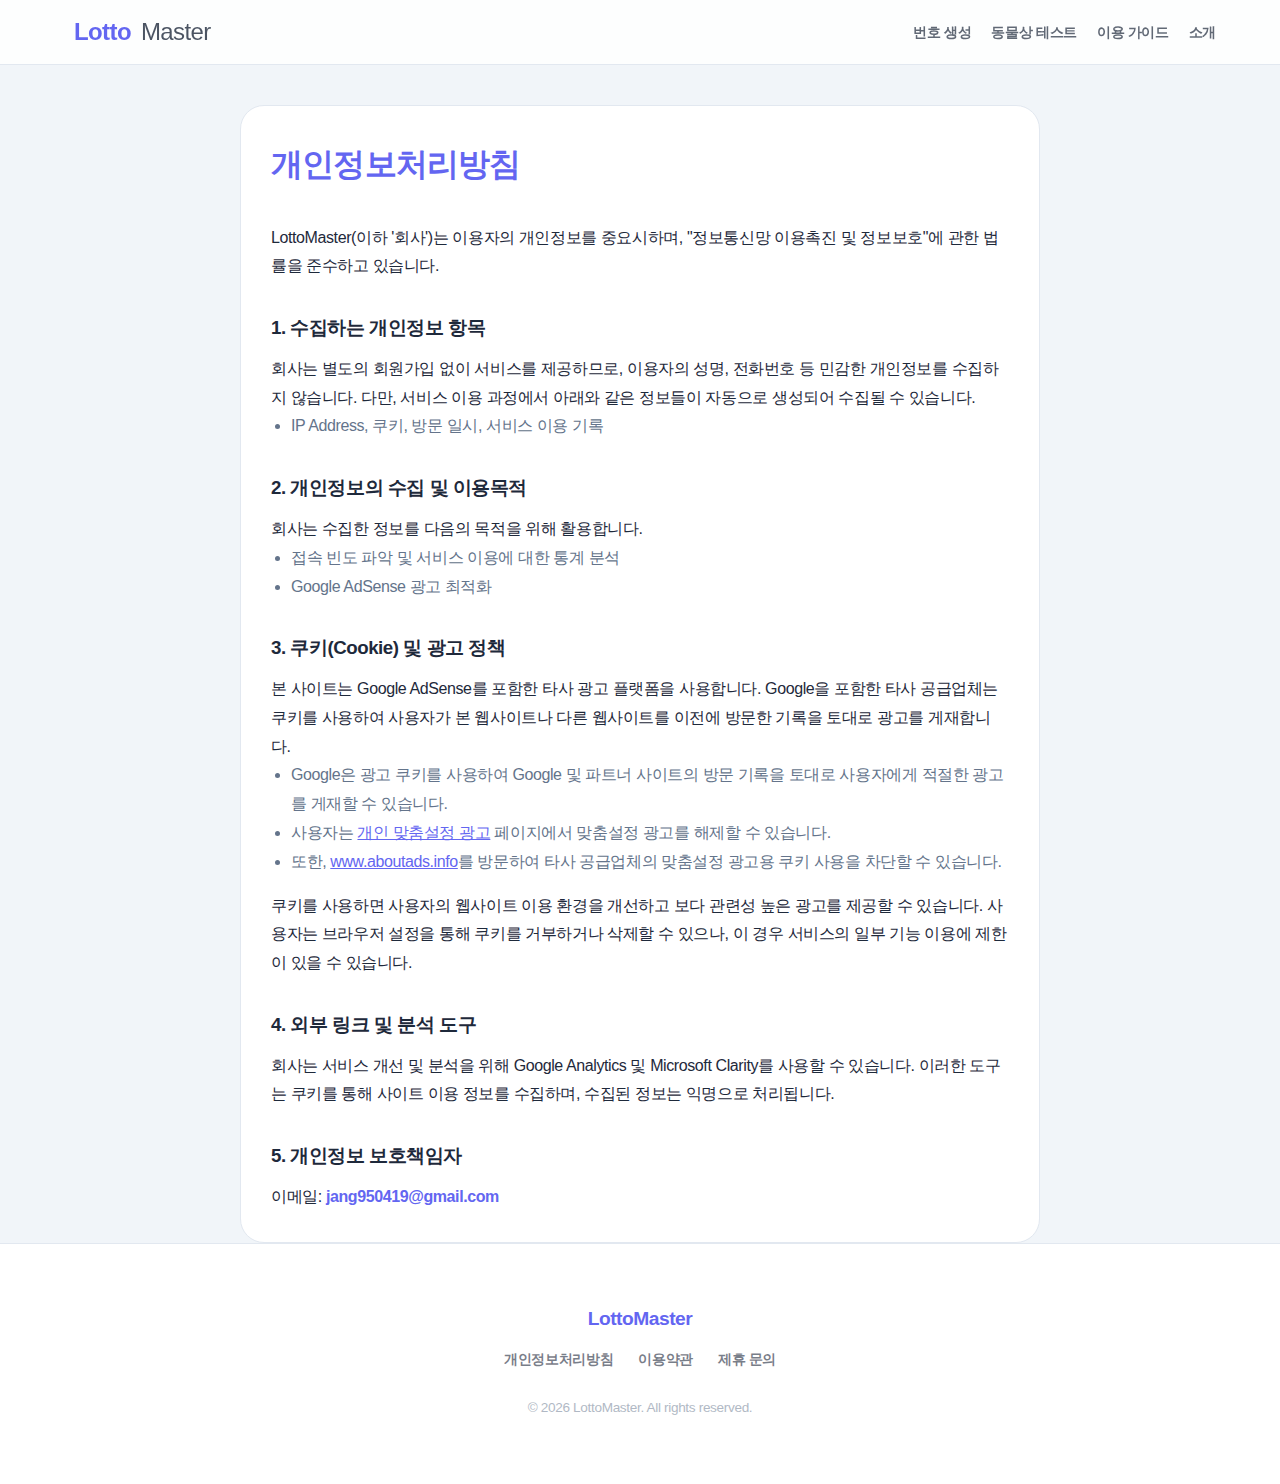
<file: privacy.html>
<!DOCTYPE html>
<html lang="ko">
<head>
<meta name="google-adsense-account" content="ca-pub-9234076405976097">
<script async src="https://pagead2.googlesyndication.com/pagead/js/adsbygoogle.js?client=ca-pub-9234076405976097" crossorigin="anonymous"></script>
<!-- Google tag (gtag.js) -->
<script async src="https://www.googletagmanager.com/gtag/js?id=G-S0GN3HN60D"></script>
<script>
  window.dataLayer = window.dataLayer || [];
  function gtag(){dataLayer.push(arguments);}
  gtag('js', new Date());

  gtag('config', 'G-S0GN3HN60D');
</script>
<script type="text/javascript">
    (function(c,l,a,r,i,t,y){
        c[a]=c[a]||function(){(c[a].q=c[a].q||[]).push(arguments)};
        t=l.createElement(r);t.async=1;t.src="https://www.clarity.ms/tag/"+i;
        y=l.getElementsByTagName(r)[0];y.parentNode.insertBefore(t,y);
    })(window, document, "clarity", "script", "vjquhuln19");
</script>
    <meta charset="UTF-8">
    <meta name="viewport" content="width=device-width, initial-scale=1.0">
    <title>개인정보처리방침 - LottoMaster</title>
    <link rel="stylesheet" href="style.css?v=1.0.2">
</head>
<body>
    <div class="wrap">
        <header class="site-header">
            <div class="logo">
                <a href="index.html">
                    <i class="fas fa-gem"></i> Lotto<span>Master</span>
                </a>
            </div>
            <div class="header-right">
                <nav class="gnb">
                    <ul>
                        <li><a href="index.html">번호 생성</a></li>
                        <li><a href="animal.html">동물상 테스트</a></li>
                        <li><a href="guide.html">이용 가이드</a></li>
                        <li><a href="about.html">소개</a></li>
                    </ul>
                </nav>
            </div>
        </header>

        <main class="content-area">
            <div class="saved-numbers-container" style="margin-top: 40px; line-height: 1.8;">
                <h1 style="font-size: 2rem; margin-bottom: 30px; color: var(--primary-color);">개인정보처리방침</h1>
                
                <p>LottoMaster(이하 '회사')는 이용자의 개인정보를 중요시하며, "정보통신망 이용촉진 및 정보보호"에 관한 법률을 준수하고 있습니다.</p>

                <h3 style="margin-top: 30px; margin-bottom: 10px;">1. 수집하는 개인정보 항목</h3>
                <p>회사는 별도의 회원가입 없이 서비스를 제공하므로, 이용자의 성명, 전화번호 등 민감한 개인정보를 수집하지 않습니다. 다만, 서비스 이용 과정에서 아래와 같은 정보들이 자동으로 생성되어 수집될 수 있습니다.</p>
                <ul style="margin-left: 20px; color: var(--sub-text);">
                    <li>IP Address, 쿠키, 방문 일시, 서비스 이용 기록</li>
                </ul>

                <h3 style="margin-top: 30px; margin-bottom: 10px;">2. 개인정보의 수집 및 이용목적</h3>
                <p>회사는 수집한 정보를 다음의 목적을 위해 활용합니다.</p>
                <ul style="margin-left: 20px; color: var(--sub-text);">
                    <li>접속 빈도 파악 및 서비스 이용에 대한 통계 분석</li>
                    <li>Google AdSense 광고 최적화</li>
                </ul>

                <h3 style="margin-top: 30px; margin-bottom: 10px;">3. 쿠키(Cookie) 및 광고 정책</h3>
                <p>본 사이트는 Google AdSense를 포함한 타사 광고 플랫폼을 사용합니다. Google을 포함한 타사 공급업체는 쿠키를 사용하여 사용자가 본 웹사이트나 다른 웹사이트를 이전에 방문한 기록을 토대로 광고를 게재합니다.</p>
                <ul style="margin-left: 20px; color: var(--sub-text); margin-bottom: 15px;">
                    <li>Google은 광고 쿠키를 사용하여 Google 및 파트너 사이트의 방문 기록을 토대로 사용자에게 적절한 광고를 게재할 수 있습니다.</li>
                    <li>사용자는 <a href="https://www.google.com/settings/ads" target="_blank" style="color: var(--primary-color);">개인 맞춤설정 광고</a> 페이지에서 맞춤설정 광고를 해제할 수 있습니다.</li>
                    <li>또한, <a href="http://www.aboutads.info/choices" target="_blank" style="color: var(--primary-color);">www.aboutads.info</a>를 방문하여 타사 공급업체의 맞춤설정 광고용 쿠키 사용을 차단할 수 있습니다.</li>
                </ul>
                <p>쿠키를 사용하면 사용자의 웹사이트 이용 환경을 개선하고 보다 관련성 높은 광고를 제공할 수 있습니다. 사용자는 브라우저 설정을 통해 쿠키를 거부하거나 삭제할 수 있으나, 이 경우 서비스의 일부 기능 이용에 제한이 있을 수 있습니다.</p>
                
                <h3 style="margin-top: 30px; margin-bottom: 10px;">4. 외부 링크 및 분석 도구</h3>
                <p>회사는 서비스 개선 및 분석을 위해 Google Analytics 및 Microsoft Clarity를 사용할 수 있습니다. 이러한 도구는 쿠키를 통해 사이트 이용 정보를 수집하며, 수집된 정보는 익명으로 처리됩니다.</p>
                
                <h3 style="margin-top: 30px; margin-bottom: 10px;">5. 개인정보 보호책임자</h3>
                <p>이메일: <a href="mailto:jang950419@gmail.com" style="color: var(--primary-color); text-decoration: none; font-weight: 600;">jang950419@gmail.com</a></p>
            </div>
        </main>

        <footer class="site-footer">
            <div class="footer-content">
                <div class="footer-logo">LottoMaster</div>
                <div class="footer-links">
                    <a href="privacy.html">개인정보처리방침</a>
                    <a href="terms.html">이용약관</a>
                    <a href="guide.html#contact">제휴 문의</a>
                </div>
                <p class="copyright">&copy; 2026 LottoMaster. All rights reserved.</p>
            </div>
        </footer>
    </div>
</body>
</html>
</file>
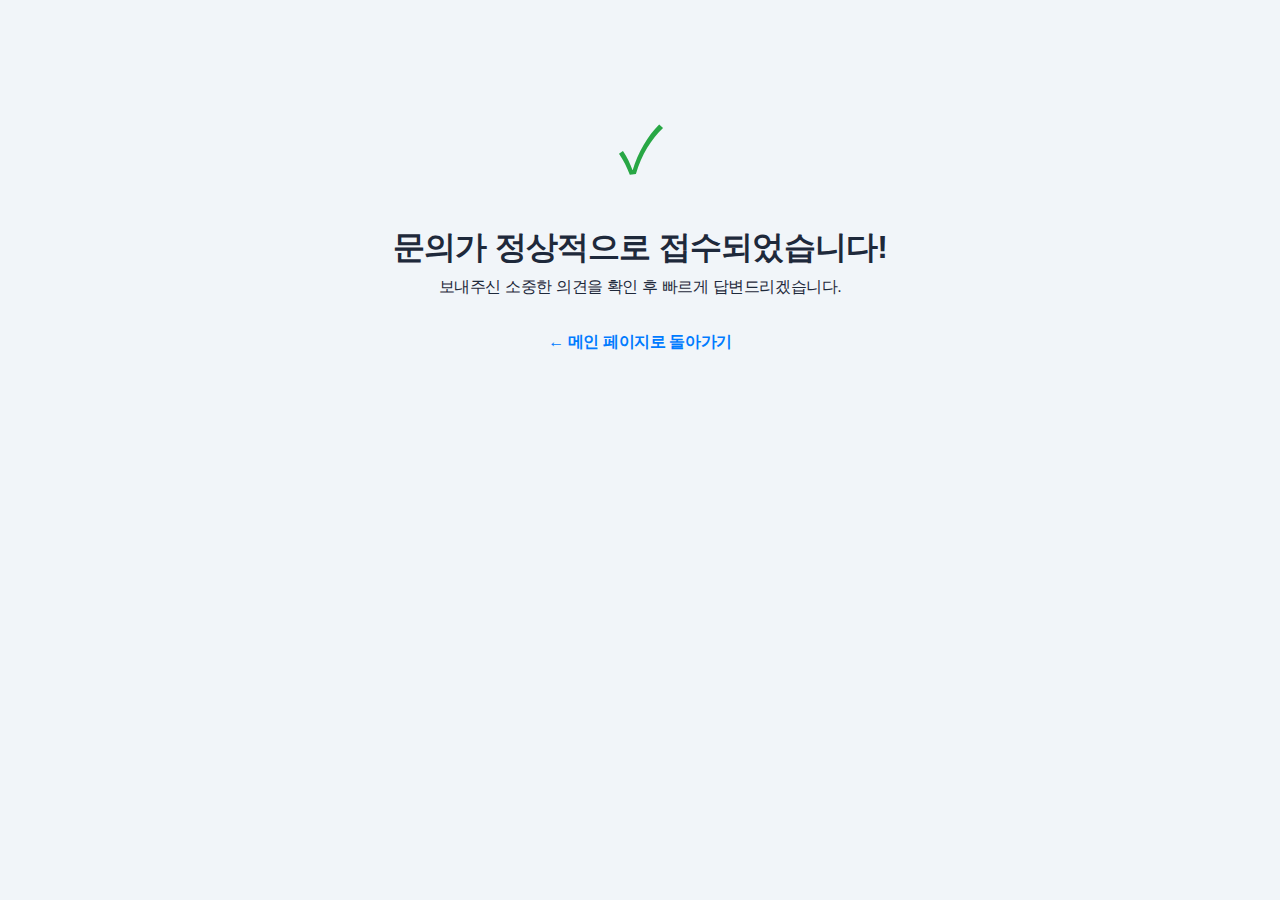
<file: success.html>
<!DOCTYPE html>
<html lang="ko">
<head>
<!-- Google tag (gtag.js) -->
<script async src="https://www.googletagmanager.com/gtag/js?id=G-S0GN3HN60D"></script>
<script>
  window.dataLayer = window.dataLayer || [];
  function gtag(){dataLayer.push(arguments);}
  gtag('js', new Date());

  gtag('config', 'G-S0GN3HN60D');
</script>
<script type="text/javascript">
    (function(c,l,a,r,i,t,y){
        c[a]=c[a]||function(){(c[a].q=c[a].q||[]).push(arguments)};
        t=l.createElement(r);t.async=1;t.src="https://www.clarity.ms/tag/"+i;
        y=l.getElementsByTagName(r)[0];y.parentNode.insertBefore(t,y);
    })(window, document, "clarity", "script", "vjquhuln19");
</script>
    <meta charset="UTF-8">
    <meta name="viewport" content="width=device-width, initial-scale=1.0">
    <title>문의 접수 완료 - 로또 번호 생성기</title>
    <link rel="stylesheet" href="style.css">
    <style>
        .success-container {
            text-align: center;
            padding: 100px 20px;
        }
        .success-icon {
            font-size: 4rem;
            color: #28a745;
            margin-bottom: 20px;
        }
        .back-link {
            display: inline-block;
            margin-top: 30px;
            color: #007bff;
            text-decoration: none;
            font-weight: bold;
        }
    </style>
</head>
<body>
    <div class="container">
        <div class="success-container">
            <div class="success-icon">✓</div>
            <h1>문의가 정상적으로 접수되었습니다!</h1>
            <p>보내주신 소중한 의견을 확인 후 빠르게 답변드리겠습니다.</p>
            <a href="index.html" class="back-link">← 메인 페이지로 돌아가기</a>
        </div>
    </div>
</body>
</html>
</file>
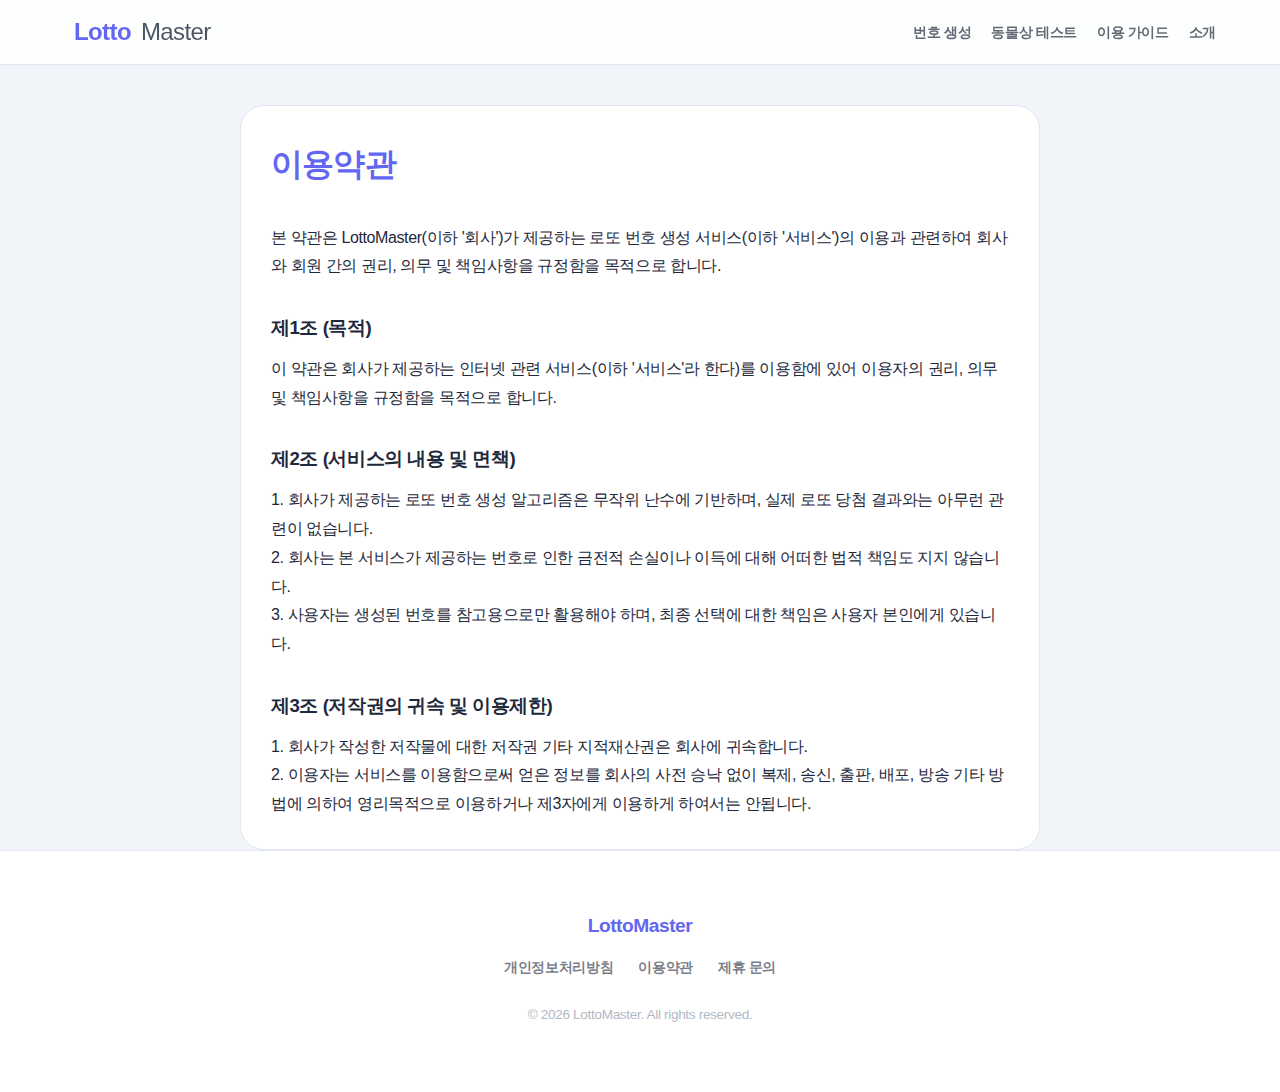
<file: terms.html>
<!DOCTYPE html>
<html lang="ko">
<head>
<meta name="google-adsense-account" content="ca-pub-9234076405976097">
<script async src="https://pagead2.googlesyndication.com/pagead/js/adsbygoogle.js?client=ca-pub-9234076405976097" crossorigin="anonymous"></script>
<!-- Google tag (gtag.js) -->
<script async src="https://www.googletagmanager.com/gtag/js?id=G-S0GN3HN60D"></script>
<script>
  window.dataLayer = window.dataLayer || [];
  function gtag(){dataLayer.push(arguments);}
  gtag('js', new Date());

  gtag('config', 'G-S0GN3HN60D');
</script>
<script type="text/javascript">
    (function(c,l,a,r,i,t,y){
        c[a]=c[a]||function(){(c[a].q=c[a].q||[]).push(arguments)};
        t=l.createElement(r);t.async=1;t.src="https://www.clarity.ms/tag/"+i;
        y=l.getElementsByTagName(r)[0];y.parentNode.insertBefore(t,y);
    })(window, document, "clarity", "script", "vjquhuln19");
</script>
    <meta charset="UTF-8">
    <meta name="viewport" content="width=device-width, initial-scale=1.0">
    <title>이용약관 - LottoMaster</title>
    <link rel="stylesheet" href="style.css?v=1.0.2">
</head>
<body>
    <div class="wrap">
        <header class="site-header">
            <div class="logo">
                <a href="index.html">
                    <i class="fas fa-gem"></i> Lotto<span>Master</span>
                </a>
            </div>
            <div class="header-right">
                <nav class="gnb">
                    <ul>
                        <li><a href="index.html">번호 생성</a></li>
                        <li><a href="animal.html">동물상 테스트</a></li>
                        <li><a href="guide.html">이용 가이드</a></li>
                        <li><a href="about.html">소개</a></li>
                    </ul>
                </nav>
            </div>
        </header>

        <main class="content-area">
            <div class="saved-numbers-container" style="margin-top: 40px; line-height: 1.8;">
                <h1 style="font-size: 2rem; margin-bottom: 30px; color: var(--primary-color);">이용약관</h1>
                
                <p>본 약관은 LottoMaster(이하 '회사')가 제공하는 로또 번호 생성 서비스(이하 '서비스')의 이용과 관련하여 회사와 회원 간의 권리, 의무 및 책임사항을 규정함을 목적으로 합니다.</p>

                <h3 style="margin-top: 30px; margin-bottom: 10px;">제1조 (목적)</h3>
                <p>이 약관은 회사가 제공하는 인터넷 관련 서비스(이하 '서비스'라 한다)를 이용함에 있어 이용자의 권리, 의무 및 책임사항을 규정함을 목적으로 합니다.</p>

                <h3 style="margin-top: 30px; margin-bottom: 10px;">제2조 (서비스의 내용 및 면책)</h3>
                <p>1. 회사가 제공하는 로또 번호 생성 알고리즘은 무작위 난수에 기반하며, 실제 로또 당첨 결과와는 아무런 관련이 없습니다.</p>
                <p>2. 회사는 본 서비스가 제공하는 번호로 인한 금전적 손실이나 이득에 대해 어떠한 법적 책임도 지지 않습니다.</p>
                <p>3. 사용자는 생성된 번호를 참고용으로만 활용해야 하며, 최종 선택에 대한 책임은 사용자 본인에게 있습니다.</p>

                <h3 style="margin-top: 30px; margin-bottom: 10px;">제3조 (저작권의 귀속 및 이용제한)</h3>
                <p>1. 회사가 작성한 저작물에 대한 저작권 기타 지적재산권은 회사에 귀속합니다.</p>
                <p>2. 이용자는 서비스를 이용함으로써 얻은 정보를 회사의 사전 승낙 없이 복제, 송신, 출판, 배포, 방송 기타 방법에 의하여 영리목적으로 이용하거나 제3자에게 이용하게 하여서는 안됩니다.</p>
            </div>
        </main>

        <footer class="site-footer">
            <div class="footer-content">
                <div class="footer-logo">LottoMaster</div>
                <div class="footer-links">
                    <a href="privacy.html">개인정보처리방침</a>
                    <a href="terms.html">이용약관</a>
                    <a href="guide.html#contact">제휴 문의</a>
                </div>
                <p class="copyright">&copy; 2026 LottoMaster. All rights reserved.</p>
            </div>
        </footer>
    </div>
</body>
</html>
</file>
<file: style.css>
:root {
    --primary-color: #6366f1;
    --primary-hover: #4f46e5;
    --accent-color: #06b6d4;
    --secondary-color: #f43f5e;
    --bg-light: #f8fafc;
    --text-dark: #0f172a;
    --text-light: #64748b;
    --border-radius: 16px;

    /* Theme Variables */
    --body-bg: #f1f5f9;
    --container-bg: #ffffff;
    --header-bg: rgba(255, 255, 255, 0.85);
    --main-text: #1e293b;
    --sub-text: #64748b;
    --card-bg: #f8fafc;
    --border-color: #e2e8f0;
    --btn-shadow: 0 10px 15px -3px rgba(0, 0, 0, 0.1), 0 4px 6px -2px rgba(0, 0, 0, 0.05);
    --btn-gradient: linear-gradient(135deg, #6366f1 0%, #4f46e5 100%);
}

/* Dark Mode Variables */
body.dark-mode {
    --body-bg: #020617;
    --container-bg: #0f172a;
    --header-bg: rgba(15, 23, 42, 0.85);
    --main-text: #f1f5f9;
    --sub-text: #94a3b8;
    --card-bg: #1e293b;
    --border-color: #334155;
    --bg-light: #0f172a;
    --btn-gradient: linear-gradient(135deg, #818cf8 0%, #6366f1 100%);
}

* {
    margin: 0;
    padding: 0;
    box-sizing: border-box;
    letter-spacing: -0.025em;
}

html {
    scroll-behavior: smooth;
}

body {
    font-family: 'Pretendard', -apple-system, BlinkMacSystemFont, 'Segoe UI', Roboto, 'Helvetica Neue', Arial, sans-serif;
    line-height: 1.6;
    color: var(--main-text);
    background-color: var(--body-bg);
    transition: background-color 0.4s ease, color 0.4s;
}

.wrap {
    display: flex;
    flex-direction: column;
    min-height: 100vh;
}

/* Header */
.site-header {
    background-color: var(--header-bg);
    backdrop-filter: blur(12px);
    -webkit-backdrop-filter: blur(12px);
    border-bottom: 1px solid var(--border-color);
    padding: 0.8rem 5%;
    display: flex;
    justify-content: space-between;
    align-items: center;
    position: sticky;
    top: 0;
    z-index: 1000;
}

.logo a {
    text-decoration: none;
    font-size: 1.5rem;
    font-weight: 800;
    color: var(--primary-color);
    display: flex;
    align-items: center;
    gap: 10px;
}

.logo span {
    color: var(--main-text);
    font-weight: 400;
    opacity: 0.8;
}

.header-right {
    display: flex;
    align-items: center;
    gap: 25px;
}

.gnb ul {
    list-style: none;
    display: flex;
    gap: 20px;
}

.gnb a {
    text-decoration: none;
    color: var(--main-text);
    font-weight: 600;
    font-size: 0.9rem;
    opacity: 0.7;
    transition: all 0.2s;
}

.gnb a:hover, .gnb a.active {
    opacity: 1;
    color: var(--primary-color);
}

.theme-toggle-btn {
    background: var(--card-bg);
    border: 1px solid var(--border-color);
    color: var(--main-text);
    width: 40px;
    height: 40px;
    border-radius: 10px;
    cursor: pointer;
    display: flex;
    justify-content: center;
    align-items: center;
    transition: all 0.2s;
}

/* Hero Section */
.hero-section {
    background: radial-gradient(circle at top left, #6366f1, #4f46e5);
    color: #fff;
    text-align: center;
    padding: 120px 20px;
    position: relative;
    overflow: hidden;
}

.hero-section h1 {
    font-size: 3.5rem;
    font-weight: 800;
    margin-bottom: 20px;
    line-height: 1.1;
    letter-spacing: -0.05em;
}

.hero-section p {
    font-size: 1.2rem;
    opacity: 0.9;
    max-width: 600px;
    margin: 0 auto;
    font-weight: 300;
}

/* Tool Section */
.tool-section { padding: 60px 20px; }
.tool-container {
    max-width: 800px;
    margin: -60px auto 0;
    background: var(--container-bg);
    padding: 40px;
    border-radius: 28px;
    box-shadow: 0 25px 50px -12px rgba(0, 0, 0, 0.1);
    position: relative;
    z-index: 10;
}

.options-panel {
    display: grid;
    grid-template-columns: repeat(auto-fit, minmax(200px, 1fr));
    gap: 20px;
    margin-bottom: 30px;
    padding: 25px;
    background-color: var(--card-bg);
    border-radius: 20px;
    border: 1px solid var(--border-color);
}

.option-group label {
    display: block;
    margin-bottom: 8px;
    font-weight: 700;
    font-size: 0.85rem;
    color: var(--sub-text);
}

.option-group input, .option-group select {
    width: 100%;
    padding: 12px 16px;
    border: 1px solid var(--border-color);
    border-radius: 12px;
    background-color: var(--container-bg);
    color: var(--main-text);
    font-size: 0.95rem;
    outline: none;
}

.option-group input:focus { border-color: var(--primary-color); }

.result-area {
    min-height: 160px;
    background-color: var(--card-bg);
    border-radius: 20px;
    margin-bottom: 30px;
    padding: 30px;
    display: flex;
    flex-direction: column;
    gap: 15px;
    justify-content: center;
    align-items: center;
}

.placeholder-text {
    text-align: center;
    color: var(--sub-text);
    opacity: 0.6;
}

/* Mode Tabs */
.mode-tabs {
    display: flex;
    gap: 10px;
    margin-bottom: 20px;
    justify-content: center;
}

.mode-tab {
    padding: 10px 20px;
    border-radius: 50px;
    border: 1px solid var(--border-color);
    background: var(--card-bg);
    color: var(--main-text);
    font-weight: 600;
    font-size: 0.9rem;
    cursor: pointer;
    transition: all 0.2s;
}

.mode-tab.active {
    background: var(--primary-color);
    color: white;
    border-color: var(--primary-color);
    box-shadow: 0 4px 10px rgba(99, 102, 241, 0.3);
}

/* Lotto Balls */
.lotto-row { 
    display: flex; 
    gap: 10px; 
    flex-wrap: nowrap; 
    justify-content: center; 
    align-items: center;
    width: 100%;
}
.ball {
    width: 50px; height: 50px;
    border-radius: 50%;
    display: flex; justify-content: center; align-items: center;
    color: #fff; font-weight: 700; font-size: 1.2rem;
    box-shadow: 0 4px 6px -1px rgba(0, 0, 0, 0.1);
    animation: popIn 0.4s cubic-bezier(0.175, 0.885, 0.32, 1.275) both;
    flex-shrink: 0;
}

@keyframes popIn {
    from { transform: scale(0.8); opacity: 0; }
    to { transform: scale(1); opacity: 1; }
}

.ball.yellow, .saved-ball.yellow { background: linear-gradient(135deg, #fbbf24 0%, #f59e0b 100%); }
.ball.blue, .saved-ball.blue { background: linear-gradient(135deg, #60a5fa 0%, #3b82f6 100%); }
.ball.red, .saved-ball.red { background: linear-gradient(135deg, #f87171 0%, #ef4444 100%); }
.ball.gray, .saved-ball.gray { background: linear-gradient(135deg, #94a3b8 0%, #64748b 100%); }
.ball.green, .saved-ball.green { background: linear-gradient(135deg, #4ade80 0%, #22c55e 100%); }

/* Powerball Specific */
.ball.powerball-main {
    background: linear-gradient(135deg, #ffffff 0%, #e2e8f0 100%);
    color: #1e293b;
    border: 1px solid #cbd5e1;
}
.ball.powerball-special {
    background: linear-gradient(135deg, #ef4444 0%, #b91c1c 100%);
    color: white;
    box-shadow: 0 0 15px rgba(239, 68, 68, 0.5);
}

.plus-icon {
    display: flex;
    align-items: center;
    justify-content: center;
    color: var(--sub-text);
    font-size: 1.2rem;
    margin: 0 5px;
    flex-shrink: 0;
}

.bonus-ball {
    position: relative;
}

/* Buttons */
.generate-btn {
    width: 100%;
    padding: 18px;
    background: var(--btn-gradient);
    color: white;
    border: none;
    border-radius: 16px;
    font-size: 1.1rem;
    font-weight: 700;
    cursor: pointer;
    transition: all 0.25s;
    box-shadow: var(--btn-shadow);
}

.generate-btn:hover { transform: translateY(-2px); filter: brightness(1.05); }

.secondary-actions {
    display: grid;
    grid-template-columns: repeat(3, 1fr);
    gap: 12px;
    margin-top: 25px;
    padding-top: 25px;
    border-top: 1px solid var(--border-color);
}

.action-btn {
    padding: 14px;
    border-radius: 14px;
    font-size: 0.9rem;
    font-weight: 600;
    cursor: pointer;
    transition: all 0.2s;
    display: flex; justify-content: center; align-items: center; gap: 8px;
    border: 1px solid transparent;
}

.save-btn { background: #6366f1; color: white; }
.download-btn { background: #10b981; color: white; }
.kakao-btn { background: #fee500; color: #3c1e1e; }

.action-btn:hover { transform: translateY(-2px); filter: brightness(1.05); }

/* Saved Section */
.saved-numbers-container {
    max-width: 800px;
    margin: 40px auto 0;
    background: var(--container-bg);
    padding: 30px;
    border-radius: 24px;
    border: 1px solid var(--border-color);
}

.saved-header {
    display: flex; justify-content: space-between; align-items: center;
    margin-bottom: 20px;
}

.clear-btn {
    background: transparent;
    border: 1px solid var(--border-color);
    padding: 6px 12px;
    border-radius: 8px;
    color: var(--secondary-color);
    font-weight: 600;
    font-size: 0.8rem;
    cursor: pointer;
}

.saved-item {
    display: flex; justify-content: space-between; align-items: center;
    padding: 12px 15px;
    background: var(--card-bg);
    border-radius: 12px;
    margin-bottom: 10px;
}

.saved-ball {
    width: 30px; height: 30px;
    border-radius: 50%;
    display: inline-flex; justify-content: center; align-items: center;
    color: white; font-size: 0.75rem; font-weight: 700;
    margin-right: 5px;
}

/* Footer Modernized */
.site-footer {
    background-color: var(--container-bg);
    border-top: 1px solid var(--border-color);
    padding: 60px 20px 40px;
    margin-top: auto;
}

.footer-content { max-width: 800px; margin: 0 auto; text-align: center; }

.footer-logo {
    font-size: 1.2rem;
    font-weight: 800;
    color: var(--primary-color);
    margin-bottom: 15px;
    display: block;
}

.site-footer p {
    color: var(--sub-text);
    font-size: 0.85rem;
    line-height: 1.7;
    margin-bottom: 25px;
}

.footer-links {
    display: flex; justify-content: center; gap: 25px; margin-bottom: 25px;
}

.footer-links a {
    color: var(--main-text);
    text-decoration: none;
    font-size: 0.85rem;
    font-weight: 600;
    opacity: 0.6;
}

.footer-links a:hover { opacity: 1; color: var(--primary-color); }

.copyright { font-size: 0.75rem; color: var(--sub-text); opacity: 0.5; }

/* Contact Section Refined */
.contact-section {
    padding: 100px 20px;
    background-color: var(--body-bg);
    text-align: center;
}

.open-form-btn {
    padding: 16px 45px;
    background: var(--btn-gradient);
    color: #fff;
    border: none;
    border-radius: 50px;
    font-size: 1rem;
    font-weight: 700;
    cursor: pointer;
    margin-top: 25px;
    transition: all 0.3s;
    box-shadow: var(--btn-shadow);
    display: inline-flex; align-items: center; gap: 10px;
}

.open-form-btn:hover {
    transform: translateY(-3px);
    filter: brightness(1.1);
}

.contact-form-wrapper {
    max-width: 600px;
    margin: 40px auto 0;
    background: var(--container-bg);
    padding: 40px;
    border-radius: 24px;
    box-shadow: 0 20px 40px rgba(0,0,0,0.05);
    border: 1px solid var(--border-color);
}

.contact-form-wrapper.hidden { display: none; }

.hidden { display: none !important; }

.form-grid { display: grid; grid-template-columns: 1fr 1fr; gap: 15px; margin-bottom: 15px; }

#contact-form input, #contact-form textarea {
    width: 100%; padding: 14px 18px; border: 1px solid var(--border-color);
    border-radius: 12px; font-size: 0.95rem; background-color: var(--card-bg);
    color: var(--main-text); outline: none; transition: all 0.2s;
}

#contact-form input:focus, #contact-form textarea:focus {
    border-color: var(--primary-color);
}

#contact-form textarea { height: 150px; resize: none; margin-bottom: 20px; }

.submit-btn {
    width: 100%; padding: 16px;
    background: linear-gradient(135deg, #10b981 0%, #059669 100%);
    color: #fff; border: none; border-radius: 14px; font-weight: 700; font-size: 1rem;
    cursor: pointer; transition: all 0.2s;
}

.submit-btn:hover { filter: brightness(1.05); }

/* Responsive */
@media (max-width: 768px) {
    .site-header {
        padding: 0.8rem 3%;
    }
    .logo a {
        font-size: 1.2rem;
        gap: 6px;
    }
    .header-right {
        gap: 12px;
    }
    .gnb ul {
        gap: 12px;
    }
    .gnb a {
        font-size: 0.8rem;
    }
    .theme-toggle-btn {
        width: 34px;
        height: 34px;
        border-radius: 8px;
    }
    .hero-section h1 { font-size: 2.2rem; }
    .hero-section p { font-size: 1rem; }
    .secondary-actions { grid-template-columns: 1fr; }
    .footer-links { flex-direction: column; gap: 10px; }
}

@media (max-width: 480px) {
    .site-header {
        padding: 0.8rem 15px;
    }
    .logo span {
        display: none; /* Hide 'Master'/'Test' on very small screens to save space */
    }
    .header-right {
        gap: 8px;
    }
    .gnb ul {
        gap: 8px;
    }
    .gnb a {
        font-size: 0.75rem;
        letter-spacing: -0.05em;
    }
}

@media (max-width: 600px) {
    .lotto-row { gap: 5px; }
    .ball {
        width: 38px; height: 38px;
        font-size: 0.9rem;
    }
    .plus-icon { font-size: 0.8rem; margin: 0 2px; }
    .result-area { padding: 20px 10px; }
    .tool-container { padding: 25px 15px; }
}

@media (max-width: 380px) {
    .lotto-row { gap: 3px; }
    .ball {
        width: 32px; height: 32px;
        font-size: 0.8rem;
    }
}

/* Loader for Stats */
.loader-container { text-align: center; padding: 100px 20px; }
.loader {
    width: 40px; height: 40px;
    border: 4px solid var(--primary-color);
    border-bottom-color: transparent;
    border-radius: 50%;
    display: inline-block;
    animation: rotation 1s linear infinite;
}
@keyframes rotation { from { transform: rotate(0deg); } to { transform: rotate(360deg); } }

.stats-summary {
    display: grid; grid-template-columns: repeat(auto-fit, minmax(200px, 1fr));
    gap: 20px; margin-bottom: 30px;
}
.stat-card {
    background: var(--container-bg);
    padding: 25px; border-radius: 20px; border: 1px solid var(--border-color);
    text-align: center;
}
.stat-card.highlight { background: var(--btn-gradient); color: white; }
.chart-section {
    background: var(--container-bg); padding: 30px;
    border-radius: 24px; border: 1px solid var(--border-color); margin-bottom: 30px;
}
.chart-wrapper { height: 350px; position: relative; }

/* --- New Content Sections Styles (AdSense Quality) --- */
.badge {
    display: inline-block;
    padding: 6px 16px;
    border-radius: 50px;
    background: rgba(99, 102, 241, 0.1);
    color: var(--primary-color);
    font-size: 0.85rem;
    font-weight: 700;
    margin-bottom: 15px;
}

.insight-section {
    padding: 80px 0;
    background: var(--body-bg);
}

.article-container {
    max-width: 900px;
    margin: 0 auto;
    padding: 0 20px;
}

.grid-3col {
    display: grid;
    grid-template-columns: repeat(auto-fit, minmax(280px, 1fr));
    gap: 30px;
}

.grid-2col-stats {
    display: grid;
    grid-template-columns: repeat(auto-fit, minmax(300px, 1fr));
    gap: 25px;
}

.stat-card, .info-card {
    background: var(--container-bg);
    padding: 35px;
    border-radius: 24px;
    border: 1px solid var(--border-color);
    transition: all 0.4s cubic-bezier(0.165, 0.84, 0.44, 1);
    box-shadow: 0 4px 6px -1px rgba(0, 0, 0, 0.1);
}

.info-card:hover {
    transform: translateY(-8px);
    box-shadow: 0 20px 25px -5px rgba(0, 0, 0, 0.1), 0 10px 10px -5px rgba(0, 0, 0, 0.04);
    border-color: var(--primary-color);
}

.info-card i {
    font-size: 2.5rem;
    margin-bottom: 20px;
    display: block;
}

.info-card h3 {
    margin-bottom: 12px;
    font-size: 1.25rem;
}

.info-card p {
    color: var(--sub-text);
    font-size: 0.95rem;
    line-height: 1.7;
}

@media (max-width: 768px) {
    .insight-section {
        padding: 50px 0;
    }
    .grid-3col, .grid-2col-stats {
        gap: 20px;
    }
}
</file>
